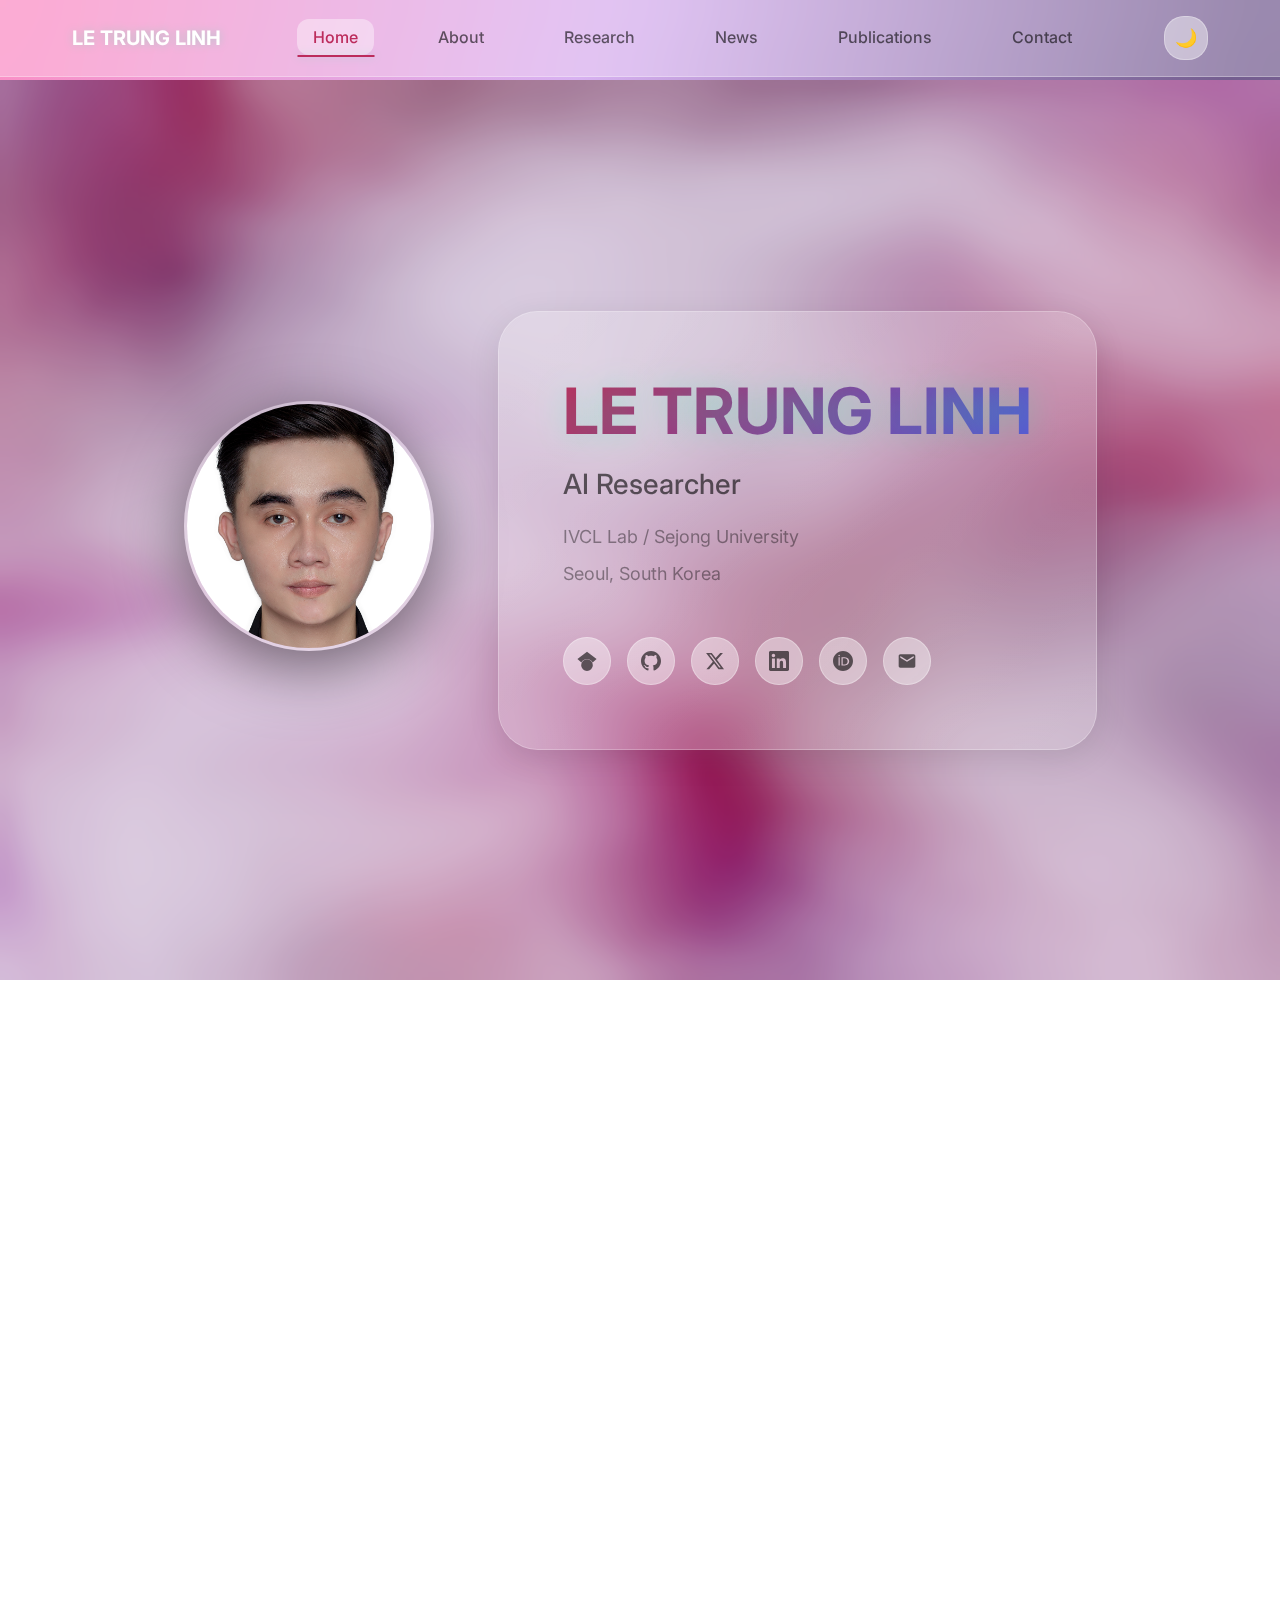
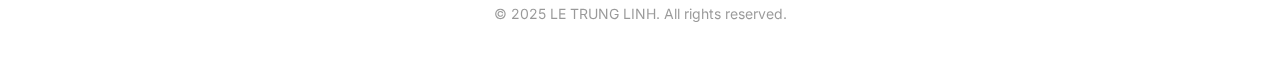
<file: index.html>
<!DOCTYPE html>
<html lang="en">
<head>
    <meta charset="UTF-8">
    <meta name="viewport" content="width=device-width, initial-scale=1.0">
    <title>LE TRUNG LINH - AI Researcher</title>
    <meta name="description" content="LE TRUNG LINH - AI Researcher at Your Lab / Institution. Research focus on Large Language Models, RL and Decision Making, Robustness / Safety / Interpretability.">
    <meta name="keywords" content="AI, Machine Learning, Research, LLMs, Safety, Interpretability">
    <meta name="author" content="LE TRUNG LINH">
    
    <!-- Open Graph -->
    <meta property="og:title" content="LE TRUNG LINH - AI Researcher">
    <meta property="og:description" content="AI Researcher at Your Lab / Institution. Research focus on Large Language Models, RL and Decision Making, Robustness / Safety / Interpretability.">
    <meta property="og:type" content="website">
    <meta property="og:url" content="https://YOURUSERNAME.github.io/">
    <meta property="og:image" content="https://YOURUSERNAME.github.io/img/profile.jpg">
    
    <!-- Twitter Card -->
    <meta name="twitter:card" content="summary">
    <meta name="twitter:title" content="LE TRUNG LINH - AI Researcher">
    <meta name="twitter:description" content="AI Researcher at Your Lab / Institution. Research focus on Large Language Models, RL and Decision Making, Robustness / Safety / Interpretability.">
    <meta name="twitter:image" content="https://YOURUSERNAME.github.io/img/profile.jpg">
    
    <!-- Canonical URL -->
    <link rel="canonical" href="https://YOURUSERNAME.github.io/">
    
    <!-- Favicon -->
    <link rel="icon" type="image/x-icon" href="data:image/svg+xml,<svg xmlns='http://www.w3.org/2000/svg' viewBox='0 0 100 100'><text y='.9em' font-size='90'>🎓</text></svg>">
    
    <!-- Styles -->
    <link rel="stylesheet" href="css/styles.css">
    
    <!-- Preload critical resources -->
    <link rel="preload" href="css/styles.css" as="style">
    <link rel="preload" href="js/main.js" as="script">
    <link rel="preload" href="img/profile.jpg" as="image">
    <link rel="preload" href="libs/three.r134.min.js" as="script">
    <link rel="preload" href="libs/vanta.fog.min.js" as="script">

    <!-- DNS Prefetch for external resources -->
    <link rel="dns-prefetch" href="//fonts.googleapis.com">
    <link rel="dns-prefetch" href="//fonts.gstatic.com">
</head>
<body>
    <!-- Skip to main content -->
    <!-- <a href="#main-content" class="skip-link">Skip to main content</a> -->
    
    <!-- Header -->
    <header class="header">
        <div class="container">
            <nav class="nav" role="navigation" aria-label="Main navigation">
                <div class="nav-brand">
                    <a href="/" class="nav-brand-link" aria-label="Home" id="nav-brand-name">LE TRUNG LINH</a>
                </div>
                <button class="nav-toggle" aria-label="Toggle navigation menu" aria-expanded="false">
                    <span>☰</span>
                </button>
                <ul class="nav-menu" role="menubar">
                    <li role="none"><a href="#home" class="nav-link" role="menuitem" aria-current="page">Home</a></li>
                    <li role="none"><a href="#about" class="nav-link" role="menuitem">About</a></li>
                    <li role="none"><a href="#research" class="nav-link" role="menuitem">Research</a></li>
                    <li role="none"><a href="#news" class="nav-link" role="menuitem">News</a></li>
                    <li role="none"><a href="pages/publications.html" class="nav-link" role="menuitem">Publications</a></li>
                    <li role="none"><a href="#contact" class="nav-link" role="menuitem">Contact</a></li>
                </ul>
                <button class="theme-toggle" aria-label="Toggle dark mode" title="Toggle dark mode">
                    <span class="theme-toggle-icon">🌙</span>
                </button>
            </nav>
        </div>
    </header>

    <!-- Main Content -->
    <main id="main-content" class="main">
        <!-- Hero Section -->
        <section class="hero" id="home">
            <div class="hero-background" id="hero-background"></div>
            <div class="container">
                <div class="hero-content">
                    <div class="hero-avatar">
                        <img src="img/profile.jpg" 
                             alt="Profile photo of LE TRUNG LINH, AI Researcher" 
                             class="avatar" 
                             id="profile-image"
                             width="208" 
                             height="208"
                             loading="eager">
                    </div>
                    <div class="hero-text">
                        <h1 class="hero-title" id="hero-name">LE TRUNG LINH</h1>
                        <p class="hero-subtitle" id="hero-title">AI Researcher</p>
                        <p class="hero-affiliation" id="hero-affiliation">Your Lab / Institution</p>
                        <p class="hero-location" id="hero-location">City, Country</p>
                        
                        <!-- Social Links -->
                        <div class="social-links">
                            <a href="https://scholar.google.com/citations?user=XXXX" class="social-link" aria-label="Google Scholar" title="Google Scholar">
                                <svg class="social-icon" viewBox="0 0 24 24" aria-hidden="true">
                                    <path d="M5.242 13.769L0.5 9.5 12 1l11.5 8.5-4.742 4.269C17.548 11.249 14.978 9.5 12 9.5c-2.977 0-5.548 1.748-6.758 4.269zM12 10a7 7 0 1 0 0 14 7 7 0 0 0 0-14z"/>
                                </svg>
                            </a>
                            <a href="https://github.com/YOURUSER" class="social-link" aria-label="GitHub" title="GitHub">
                                <svg class="social-icon" viewBox="0 0 24 24" aria-hidden="true">
                                    <path d="M12 0c-6.626 0-12 5.373-12 12 0 5.302 3.438 9.8 8.207 11.387.599.111.793-.261.793-.577v-2.234c-3.338.726-4.033-1.416-4.033-1.416-.546-1.387-1.333-1.756-1.333-1.756-1.089-.745.083-.729.083-.729 1.205.084 1.839 1.237 1.839 1.237 1.07 1.834 2.807 1.304 3.492.997.107-.775.418-1.305.762-1.604-2.665-.305-5.467-1.334-5.467-5.931 0-1.311.469-2.381 1.236-3.221-.124-.303-.535-1.524.117-3.176 0 0 1.008-.322 3.301 1.23.957-.266 1.983-.399 3.003-.404 1.02.005 2.047.138 3.006.404 2.291-1.552 3.297-1.23 3.297-1.23.653 1.653.242 2.874.118 3.176.77.84 1.235 1.911 1.235 3.221 0 4.609-2.807 5.624-5.479 5.921.43.372.823 1.102.823 2.222v3.293c0 .319.192.694.801.576 4.765-1.589 8.199-6.086 8.199-11.386 0-6.627-5.373-12-12-12z"/>
                                </svg>
                            </a>
                            <a href="https://twitter.com/YOURUSER" class="social-link" aria-label="X (Twitter)" title="X (Twitter)">
                                <svg class="social-icon" viewBox="0 0 24 24" aria-hidden="true">
                                    <path d="M18.244 2.25h3.308l-7.227 8.26 8.502 11.24H16.17l-5.214-6.817L4.99 21.75H1.68l7.73-8.835L1.254 2.25H8.08l4.713 6.231zm-1.161 17.52h1.833L7.084 4.126H5.117z"/>
                                </svg>
                            </a>
                            <a href="https://www.linkedin.com/in/YOURUSER" class="social-link" aria-label="LinkedIn" title="LinkedIn">
                                <svg class="social-icon" viewBox="0 0 24 24" aria-hidden="true">
                                    <path d="M20.447 20.452h-3.554v-5.569c0-1.328-.027-3.037-1.852-3.037-1.853 0-2.136 1.445-2.136 2.939v5.667H9.351V9h3.414v1.561h.046c.477-.9 1.637-1.85 3.37-1.85 3.601 0 4.267 2.37 4.267 5.455v6.286zM5.337 7.433c-1.144 0-2.063-.926-2.063-2.065 0-1.138.92-2.063 2.063-2.063 1.14 0 2.064.925 2.064 2.063 0 1.139-.925 2.065-2.064 2.065zm1.782 13.019H3.555V9h3.564v11.452zM22.225 0H1.771C.792 0 0 .774 0 1.729v20.542C0 23.227.792 24 1.771 24h20.451C23.2 24 24 23.227 24 22.271V1.729C24 .774 23.2 0 22.222 0h.003z"/>
                                </svg>
                            </a>
                            <a href="https://orcid.org/0000-0000-0000-0000" class="social-link" aria-label="ORCID" title="ORCID">
                                <svg class="social-icon" viewBox="0 0 24 24" aria-hidden="true">
                                    <path d="M12 0C5.372 0 0 5.372 0 12s5.372 12 12 12 12-5.372 12-12S18.628 0 12 0zM7.369 4.378c.525 0 .947.431.947.947s-.422.947-.947.947a.95.95 0 0 1-.947-.947c0-.525.422-.947.947-.947zm-.722 3.038h1.444v10.041H6.647V7.416zm3.562 0h3.9c3.712 0 5.344 2.653 5.344 5.025 0 2.578-2.016 5.025-5.325 5.025h-3.919V7.416zm1.444 1.303v7.444h2.297c2.359 0 3.588-1.444 3.588-3.722 0-2.016-1.091-3.722-3.588-3.722h-2.297z"/>
                                </svg>
                            </a>
                            <a href="mailto:you@example.com" class="social-link" aria-label="Email" title="Email">
                                <svg class="social-icon" viewBox="0 0 24 24" aria-hidden="true">
                                    <path d="M20 4H4c-1.1 0-1.99.9-1.99 2L2 18c0 1.1.9 2 2 2h16c1.1 0 2-.9 2-2V6c0-1.1-.9-2-2-2zm0 4l-8 5-8-5V6l8 5 8-5v2z"/>
                                </svg>
                            </a>
                        </div>
                    </div>
                </div>
            </div>
        </section>

        <!-- About Section -->
        <section class="section" id="about">
            <div class="container">
                <h2 class="section-title">About</h2>
                <div class="about-content">
                    <p id="about-text">Loading...</p>
                </div>
            </div>
        </section>

        <!-- Research Interests -->
        <section class="section" id="research">
            <div class="container">
                <h2 class="section-title">Research Interests</h2>
                <div class="interests-grid" id="interests-grid">
                    <!-- Populated by JavaScript -->
                </div>
            </div>
        </section>

        <!-- News Section -->
        <section class="section" id="news">
            <div class="container">
                <h2 class="section-title">News</h2>
                <div class="news-list" id="news-list">
                    <!-- Populated by JavaScript -->
                </div>
            </div>
        </section>

        <!-- Conference Highlights -->
        <section class="section">
            <div class="container">
                <h2 class="section-title">Conference Highlights</h2>
                <div class="carousel-container" 
                     role="region" 
                     aria-roledescription="carousel" 
                     aria-label="Conference highlights slideshow">
                    
                    <div class="carousel-viewport">
                        <div class="carousel-track" id="carousel-track">
                            
                            <figure class="carousel-slide active" 
                                    role="group" 
                                    aria-roledescription="slide" 
                                    aria-label="1 of 3">
                                <img src="img/conference/conference1.jpg" 
                                     alt="Presenting research at International Conference on Machine Learning (ICML 2024)"
                                     loading="lazy">
                                <figcaption class="carousel-caption">
                                    Presenting our latest research on Constitutional AI at ICML 2024
                                </figcaption>
                            </figure>

                            <figure class="carousel-slide" 
                                    role="group" 
                                    aria-roledescription="slide" 
                                    aria-label="2 of 3">
                                <img src="img/conference/conference2.jpg" 
                                     alt="Poster session at Conference on Neural Information Processing Systems (NeurIPS 2024)"
                                     loading="lazy">
                                <figcaption class="carousel-caption">
                                    Discussing multi-agent systems at NeurIPS 2024 poster session
                                </figcaption>
                            </figure>

                            <figure class="carousel-slide" 
                                    role="group" 
                                    aria-roledescription="slide" 
                                    aria-label="3 of 3">
                                <img src="img/conference/conference3.jpg" 
                                     alt="Keynote presentation at International Conference on Artificial Intelligence (IJCAI 2024)"
                                     loading="lazy">
                                <figcaption class="carousel-caption">
                                    Keynote on AI Safety and Interpretability at IJCAI 2024
                                </figcaption>
                            </figure>
                        </div>
                    </div>

                    <!-- Navigation Controls -->
                    <button class="carousel-btn carousel-btn-prev" 
                            aria-label="Previous slide" 
                            id="carousel-prev">
                        <span aria-hidden="true">‹</span>
                    </button>
                    
                    <button class="carousel-btn carousel-btn-next" 
                            aria-label="Next slide" 
                            id="carousel-next">
                        <span aria-hidden="true">›</span>
                    </button>

                    <!-- Slide Indicators -->
                    <div class="carousel-indicators" role="tablist" aria-label="Choose slide">
                        <button class="carousel-indicator active" 
                                role="tab" 
                                aria-label="Go to slide 1" 
                                aria-selected="true" 
                                data-slide="0"></button>
                        <button class="carousel-indicator" 
                                role="tab" 
                                aria-label="Go to slide 2" 
                                aria-selected="false" 
                                data-slide="1"></button>
                        <button class="carousel-indicator" 
                                role="tab" 
                                aria-label="Go to slide 3" 
                                aria-selected="false" 
                                data-slide="2"></button>
                    </div>

                    <!-- Screen Reader Only Announcements -->
                    <div class="carousel-announcer" aria-live="polite" aria-atomic="true" id="carousel-announcer"></div>
                </div>
            </div>
        </section>

        <!-- Publications -->
        <section class="section" id="publications">
            <div class="container">
                <h2 class="section-title">Publications</h2>
                <div class="publications-list" id="selected-publications">
                    <!-- Populated by JavaScript -->
                </div>
                <div class="text-center">
                    <a href="pages/publications.html" class="btn btn-primary">View All Publications</a>
                </div>
            </div>
        </section>

        <!-- Contact Section -->
        <section class="section" id="contact">
            <div class="container">
                <h2 class="section-title">Contact</h2>
                <div class="contact-info">
                    <p><strong>Email:</strong> <a href="mailto:you@example.com" id="contact-email">you@example.com</a></p>
                    <p><strong>Location:</strong> <span id="contact-location">City, Country</span></p>
                    <p><strong>Office:</strong> <span id="contact-affiliation">Your Lab / Institution</span></p>
                </div>
            </div>
        </section>
    </main>

    <!-- Footer -->
    <footer class="footer">
        <div class="container">
            <p>&copy; 2025 LE TRUNG LINH. All rights reserved.</p>
        </div>
    </footer>

    <!-- Scripts -->
    <script src="libs/three.r134.min.js"></script>
    <script src="libs/vanta.fog.min.js"></script>
    <script src="js/main.js"></script>
    
    <!-- Enhanced 3D Background with Error Handling -->
    <script>
        // Initialize Vanta.js background after DOM is loaded
        document.addEventListener('DOMContentLoaded', function() {
            // Check if required libraries are loaded
            if (typeof THREE === 'undefined' || typeof VANTA === 'undefined') {
                console.warn('3D background libraries not loaded, skipping background animation');
                return;
            }
            
            // Check for reduced motion preference
            if (window.matchMedia('(prefers-reduced-motion: reduce)').matches) {
                console.log('Reduced motion detected, skipping 3D background');
                return;
            }
            
            // Wait a bit for other scripts to load
            setTimeout(function() {
                try {
                    const vantaEffect = VANTA.FOG({
                        el: "#hero-background",
                        mouseControls: true,
                        touchControls: true,
                        gyroControls: false,
                        minHeight: 200.00,
                        minWidth: 200.00,
                        highlightColor: 0x7a6982,
                        midtoneColor: 0xaf0c3f,
                        lowlightColor: 0x8416c5,
                        baseColor: 0xddd0e6,
                        blurFactor: 0.7,
                        speed: 2.0,
                        zoom: 1.0
                    });
                    
                    // Handle window resize
                    window.addEventListener('resize', () => {
                        if (vantaEffect) {
                            vantaEffect.resize();
                        }
                    });
                    
                    // Clean up on page unload
                    window.addEventListener('beforeunload', () => {
                        if (vantaEffect) {
                            vantaEffect.destroy();
                        }
                    });
                    
                    console.log('3D background initialized successfully');
                } catch (error) {
                    console.error('Failed to initialize 3D background:', error);
                }
            }, 100);
        });
    </script>
</body>
</html>
</file>
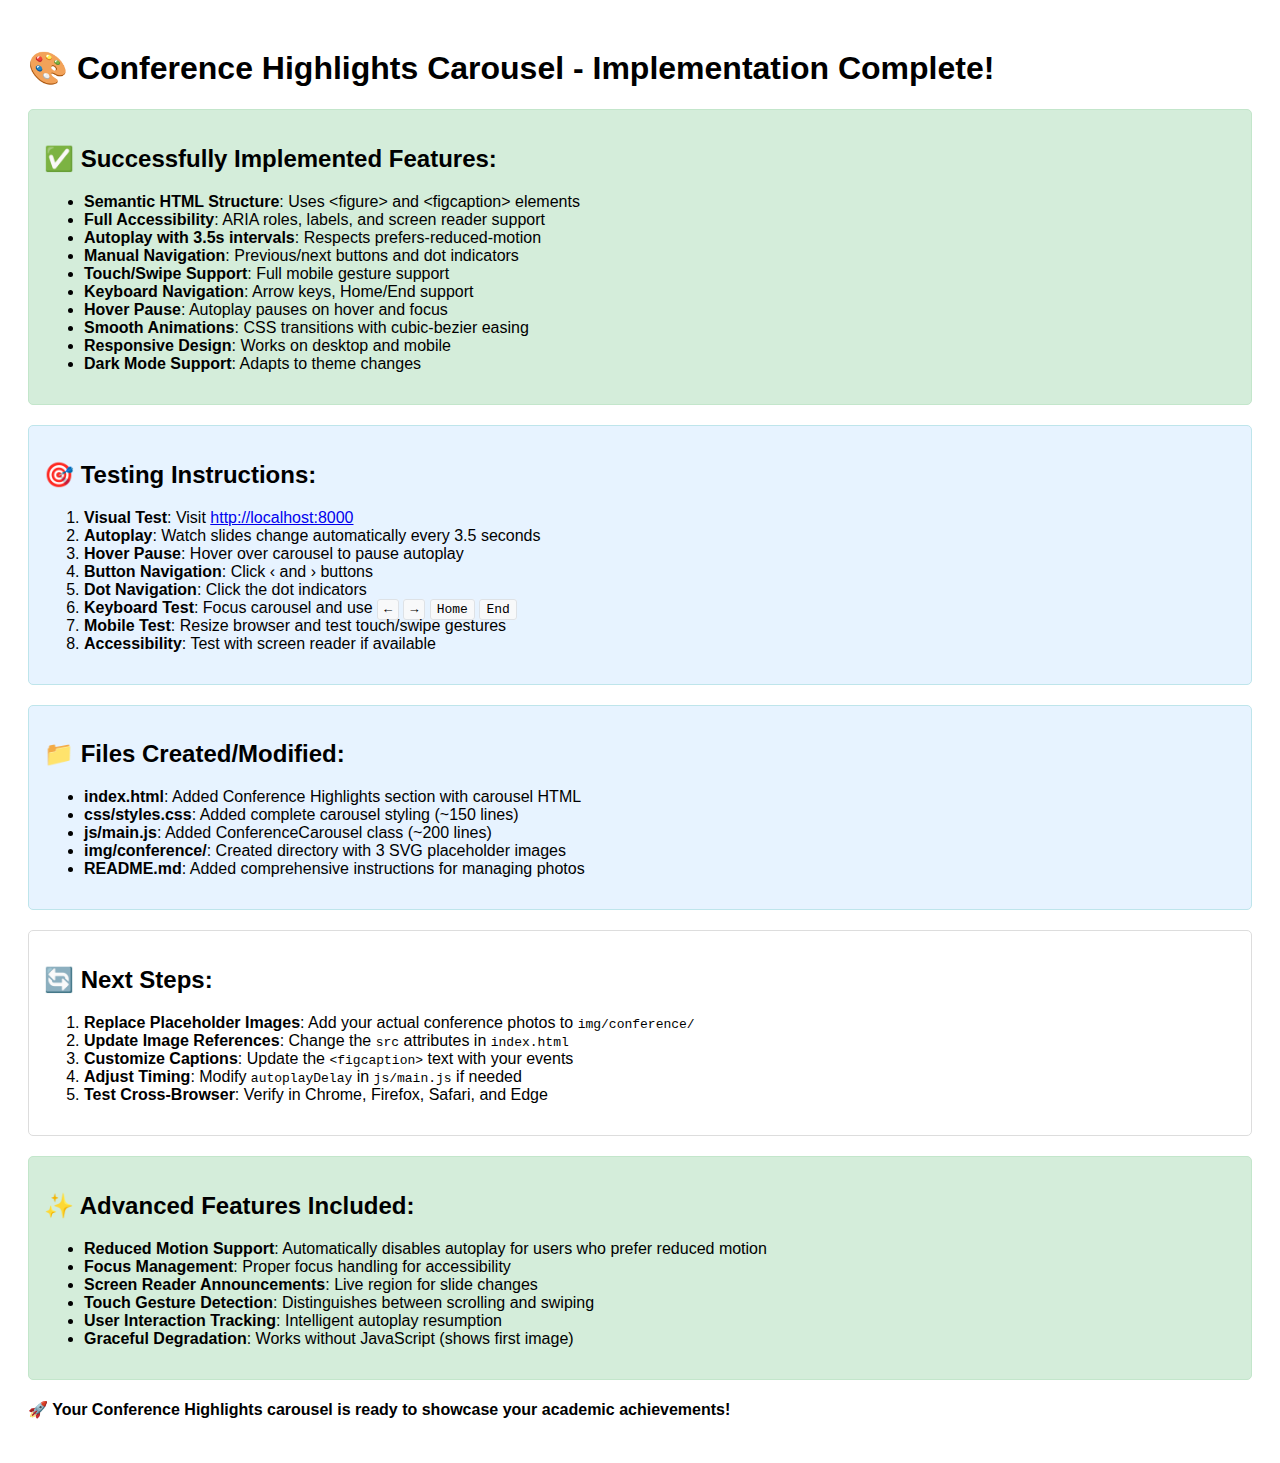
<file: carousel-test.html>
<!DOCTYPE html>
<html>
<head>
    <title>Conference Carousel Test</title>
    <style>
        body { font-family: Arial, sans-serif; padding: 20px; }
        .test-section { margin: 20px 0; padding: 15px; border: 1px solid #ddd; border-radius: 5px; }
        .success { background: #d4edda; border-color: #c3e6cb; }
        .info { background: #e7f3ff; border-color: #bee5eb; }
        kbd { background: #f8f9fa; padding: 2px 6px; border: 1px solid #dee2e6; border-radius: 3px; }
    </style>
</head>
<body>
    <h1>🎨 Conference Highlights Carousel - Implementation Complete!</h1>
    
    <div class="test-section success">
        <h2>✅ Successfully Implemented Features:</h2>
        <ul>
            <li><strong>Semantic HTML Structure</strong>: Uses &lt;figure&gt; and &lt;figcaption&gt; elements</li>
            <li><strong>Full Accessibility</strong>: ARIA roles, labels, and screen reader support</li>
            <li><strong>Autoplay with 3.5s intervals</strong>: Respects prefers-reduced-motion</li>
            <li><strong>Manual Navigation</strong>: Previous/next buttons and dot indicators</li>
            <li><strong>Touch/Swipe Support</strong>: Full mobile gesture support</li>
            <li><strong>Keyboard Navigation</strong>: Arrow keys, Home/End support</li>
            <li><strong>Hover Pause</strong>: Autoplay pauses on hover and focus</li>
            <li><strong>Smooth Animations</strong>: CSS transitions with cubic-bezier easing</li>
            <li><strong>Responsive Design</strong>: Works on desktop and mobile</li>
            <li><strong>Dark Mode Support</strong>: Adapts to theme changes</li>
        </ul>
    </div>

    <div class="test-section info">
        <h2>🎯 Testing Instructions:</h2>
        <ol>
            <li><strong>Visual Test</strong>: Visit <a href="http://localhost:8000">http://localhost:8000</a></li>
            <li><strong>Autoplay</strong>: Watch slides change automatically every 3.5 seconds</li>
            <li><strong>Hover Pause</strong>: Hover over carousel to pause autoplay</li>
            <li><strong>Button Navigation</strong>: Click ‹ and › buttons</li>
            <li><strong>Dot Navigation</strong>: Click the dot indicators</li>
            <li><strong>Keyboard Test</strong>: Focus carousel and use <kbd>←</kbd> <kbd>→</kbd> <kbd>Home</kbd> <kbd>End</kbd></li>
            <li><strong>Mobile Test</strong>: Resize browser and test touch/swipe gestures</li>
            <li><strong>Accessibility</strong>: Test with screen reader if available</li>
        </ol>
    </div>

    <div class="test-section info">
        <h2>📁 Files Created/Modified:</h2>
        <ul>
            <li><strong>index.html</strong>: Added Conference Highlights section with carousel HTML</li>
            <li><strong>css/styles.css</strong>: Added complete carousel styling (~150 lines)</li>
            <li><strong>js/main.js</strong>: Added ConferenceCarousel class (~200 lines)</li>
            <li><strong>img/conference/</strong>: Created directory with 3 SVG placeholder images</li>
            <li><strong>README.md</strong>: Added comprehensive instructions for managing photos</li>
        </ul>
    </div>

    <div class="test-section">
        <h2>🔄 Next Steps:</h2>
        <ol>
            <li><strong>Replace Placeholder Images</strong>: Add your actual conference photos to <code>img/conference/</code></li>
            <li><strong>Update Image References</strong>: Change the <code>src</code> attributes in <code>index.html</code></li>
            <li><strong>Customize Captions</strong>: Update the <code>&lt;figcaption&gt;</code> text with your events</li>
            <li><strong>Adjust Timing</strong>: Modify <code>autoplayDelay</code> in <code>js/main.js</code> if needed</li>
            <li><strong>Test Cross-Browser</strong>: Verify in Chrome, Firefox, Safari, and Edge</li>
        </ol>
    </div>

    <div class="test-section success">
        <h2>✨ Advanced Features Included:</h2>
        <ul>
            <li><strong>Reduced Motion Support</strong>: Automatically disables autoplay for users who prefer reduced motion</li>
            <li><strong>Focus Management</strong>: Proper focus handling for accessibility</li>
            <li><strong>Screen Reader Announcements</strong>: Live region for slide changes</li>
            <li><strong>Touch Gesture Detection</strong>: Distinguishes between scrolling and swiping</li>
            <li><strong>User Interaction Tracking</strong>: Intelligent autoplay resumption</li>
            <li><strong>Graceful Degradation</strong>: Works without JavaScript (shows first image)</li>
        </ul>
    </div>

    <p><strong>🚀 Your Conference Highlights carousel is ready to showcase your academic achievements!</strong></p>
</body>
</html>
</file>
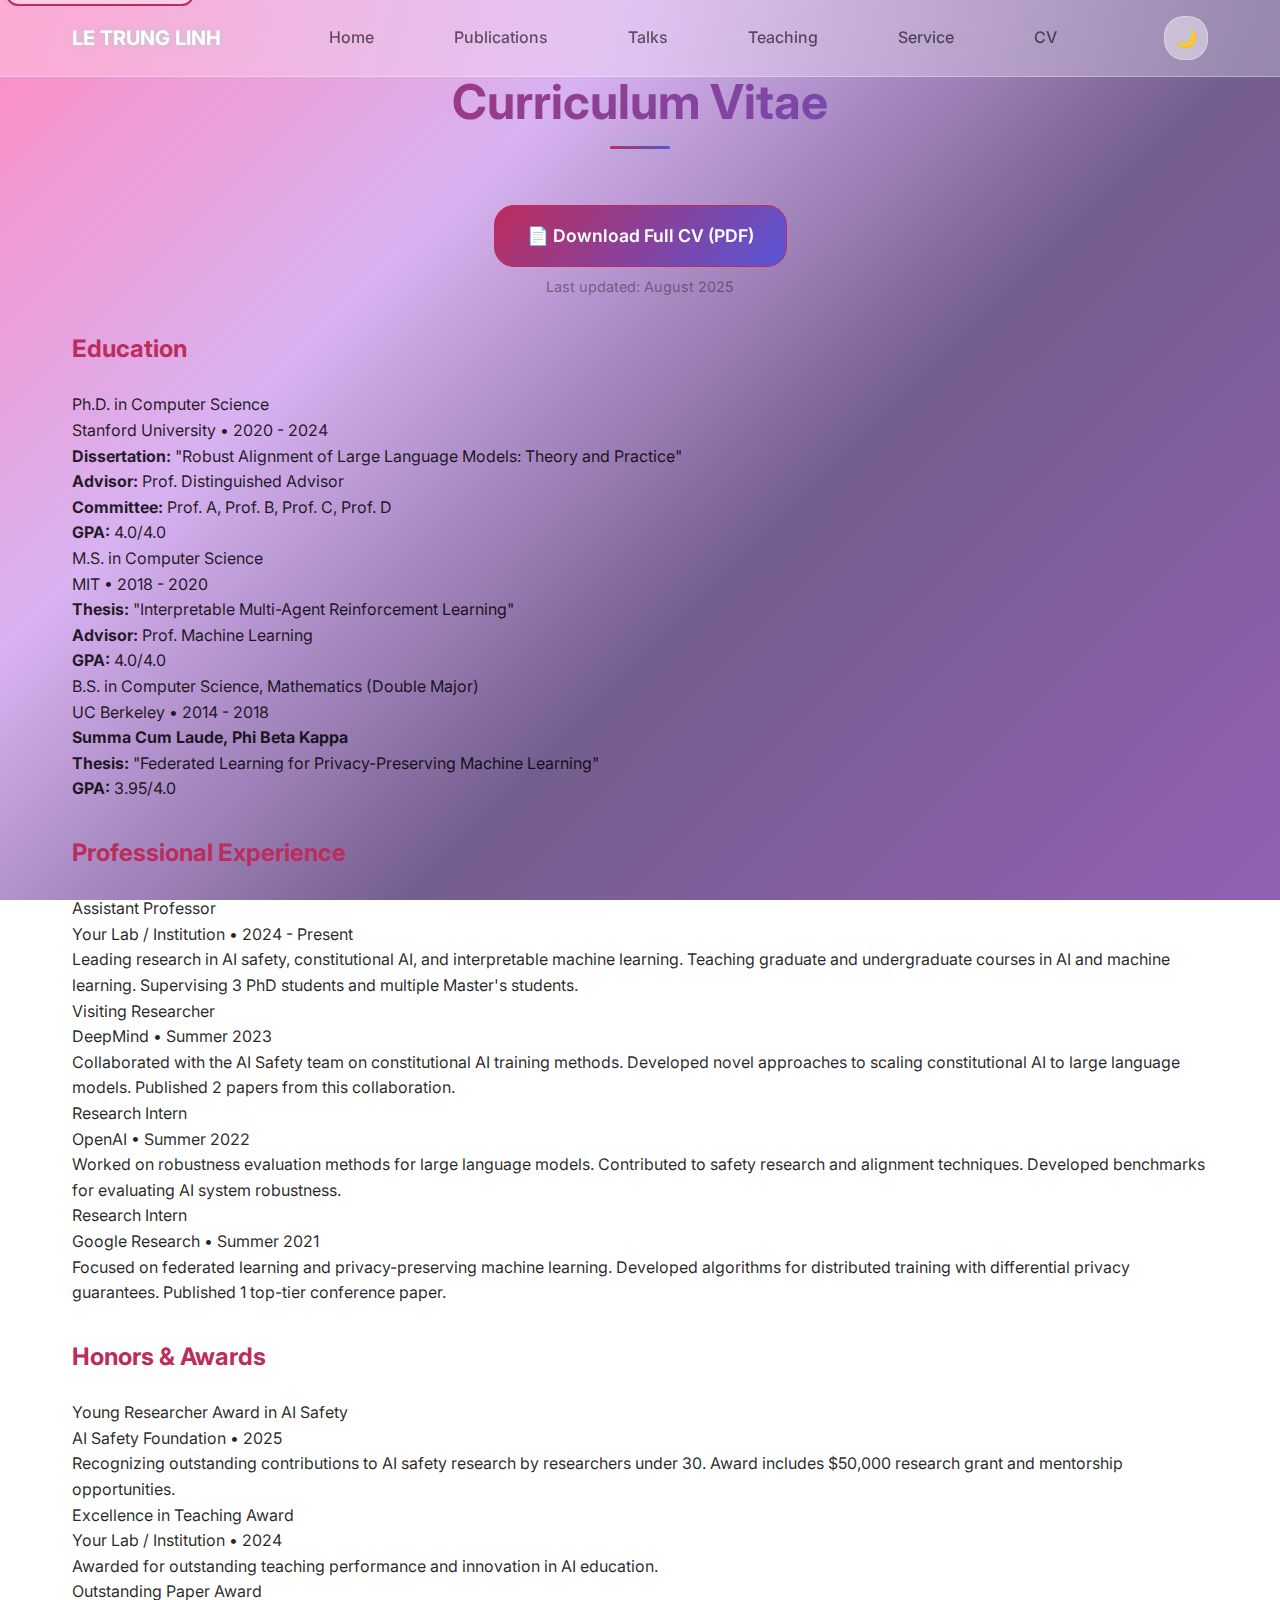
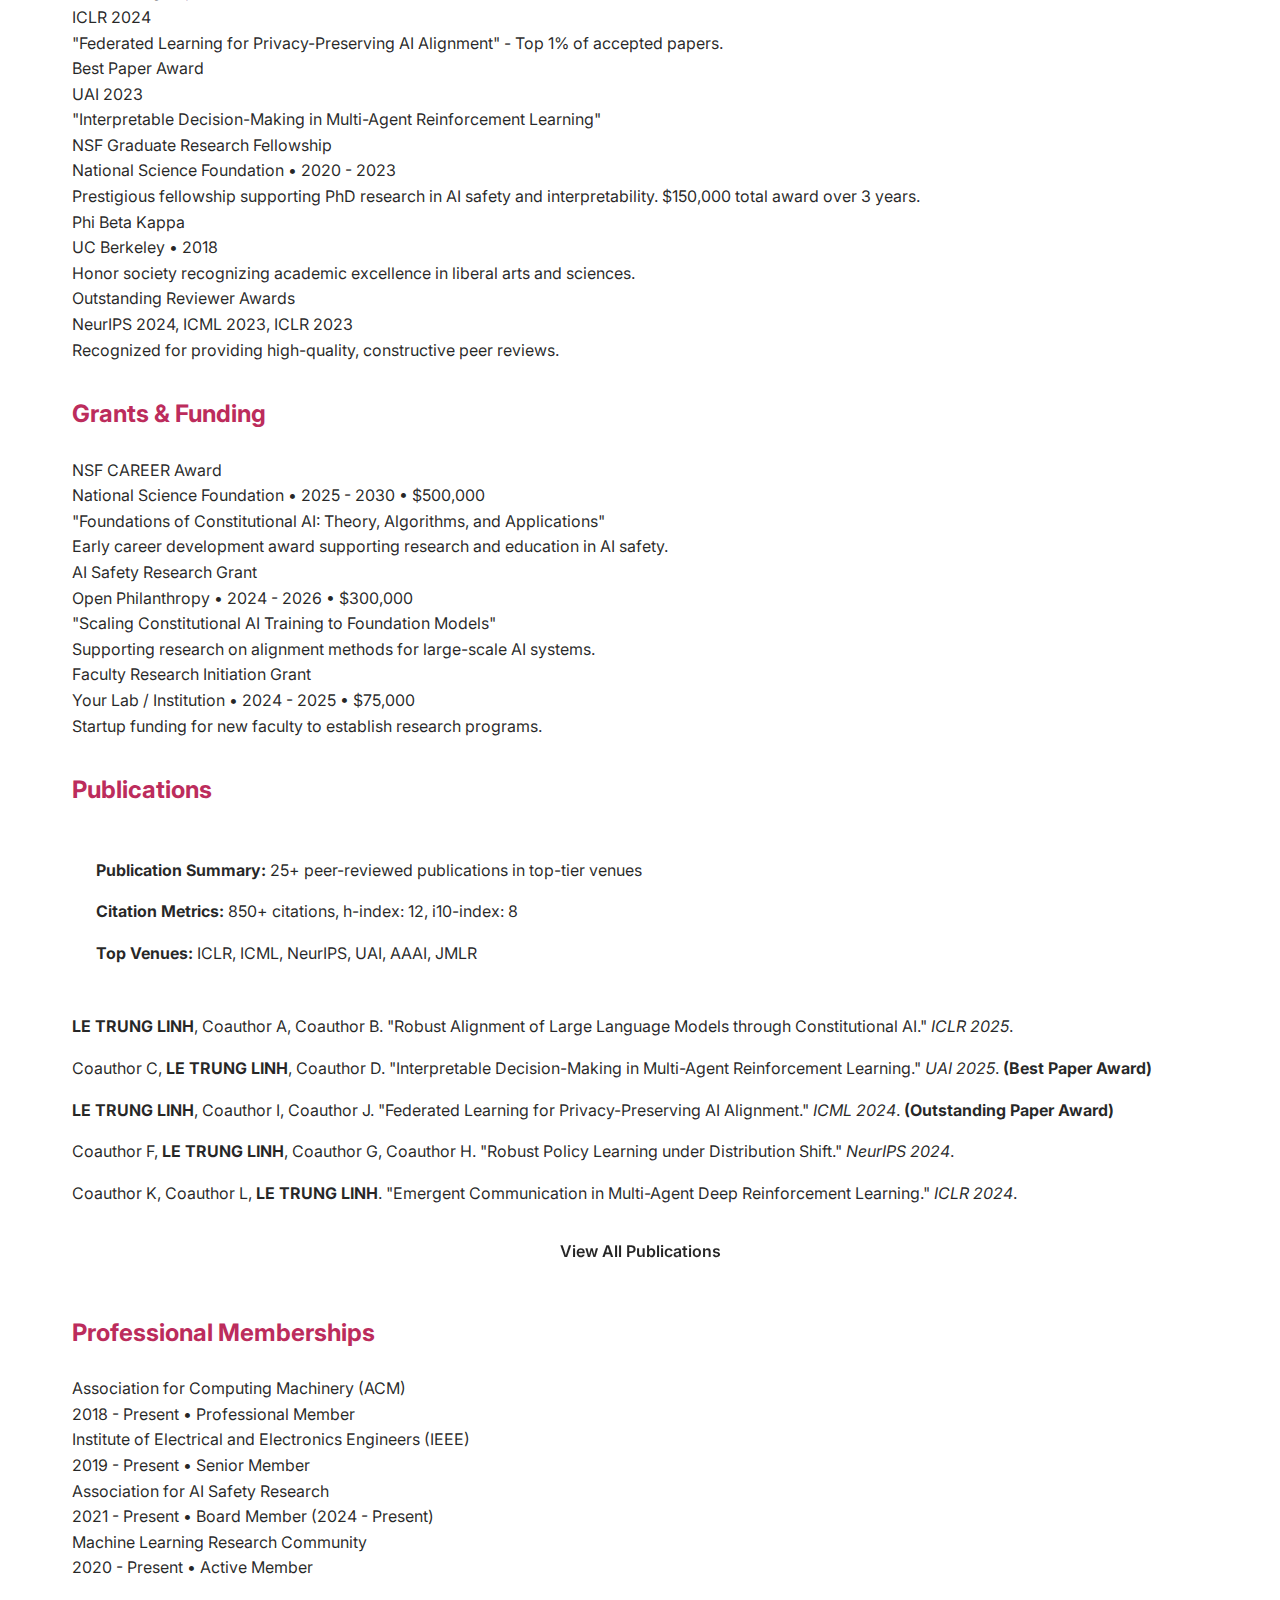
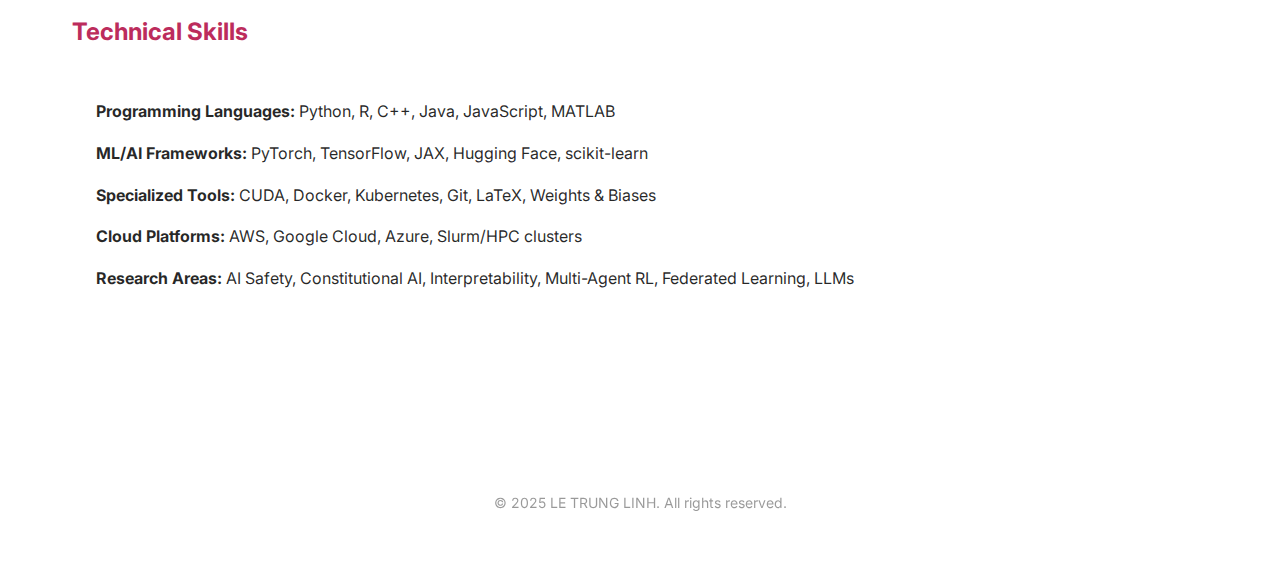
<file: pages/cv.html>
<!DOCTYPE html>
<html lang="en">
<head>
    <meta charset="UTF-8">
    <meta name="viewport" content="width=device-width, initial-scale=1.0">
    <title>CV - LE TRUNG LINH</title>
    <meta name="description" content="Curriculum Vitae of LE TRUNG LINH - AI Researcher with expertise in safety, interpretability, and large language models.">
    <meta name="keywords" content="CV, curriculum vitae, resume, AI researcher, academic CV">
    
    <!-- Open Graph -->
    <meta property="og:title" content="CV - LE TRUNG LINH">
    <meta property="og:description" content="Curriculum Vitae of AI researcher specializing in safety and interpretability.">
    <meta property="og:type" content="website">
    <meta property="og:url" content="https://YOURUSERNAME.github.io/pages/cv.html">
    
    <!-- Canonical URL -->
    <link rel="canonical" href="https://YOURUSERNAME.github.io/pages/cv.html">
    
    <!-- Favicon -->
    <link rel="icon" type="image/x-icon" href="data:image/svg+xml,<svg xmlns='http://www.w3.org/2000/svg' viewBox='0 0 100 100'><text y='.9em' font-size='90'>📄</text></svg>">
    
    <!-- Styles -->
    <link rel="stylesheet" href="../css/styles.css">
</head>
<body>
    <!-- Skip to main content -->
    <a href="#main-content" class="skip-link">Skip to main content</a>
    
    <!-- Header -->
    <header class="header">
        <div class="container">
            <nav class="nav" role="navigation" aria-label="Main navigation">
                <div class="nav-brand">
                    <a href="../" class="nav-brand-link" aria-label="Home">LE TRUNG LINH</a>
                </div>
                <ul class="nav-menu" role="menubar">
                    <li role="none"><a href="../" class="nav-link" role="menuitem">Home</a></li>
                    <li role="none"><a href="publications.html" class="nav-link" role="menuitem">Publications</a></li>
                    <li role="none"><a href="talks.html" class="nav-link" role="menuitem">Talks</a></li>
                    <li role="none"><a href="teaching.html" class="nav-link" role="menuitem">Teaching</a></li>
                    <li role="none"><a href="service.html" class="nav-link" role="menuitem">Service</a></li>
                    <li role="none"><a href="cv.html" class="nav-link" role="menuitem" aria-current="page">CV</a></li>
                </ul>
                <button class="theme-toggle" aria-label="Toggle dark mode" title="Toggle dark mode">
                    <span class="theme-toggle-icon">🌙</span>
                </button>
            </nav>
        </div>
    </header>

    <!-- Main Content -->
    <main id="main-content" class="main">
        <section class="section">
            <div class="container">
                <h1 class="section-title">Curriculum Vitae</h1>
                
                <div style="text-align: center; margin-bottom: 2rem;">
                    <a href="../files/cv.pdf" class="btn btn-primary" style="font-size: 1.1rem; padding: 1rem 2rem;">
                        📄 Download Full CV (PDF)
                    </a>
                    <p style="margin-top: 0.5rem; color: var(--text-muted); font-size: 0.9rem;">
                        Last updated: August 2025
                    </p>
                </div>
                
                <div class="simple-list">
                    <h2 style="margin-bottom: 1.5rem; color: var(--primary-color);">Education</h2>
                    <ul style="list-style: none;">
                        <li>
                            <div class="list-item-title">Ph.D. in Computer Science</div>
                            <div class="list-item-meta">Stanford University • 2020 - 2024</div>
                            <div class="list-item-description">
                                <strong>Dissertation:</strong> "Robust Alignment of Large Language Models: Theory and Practice"
                                <br>
                                <strong>Advisor:</strong> Prof. Distinguished Advisor
                                <br>
                                <strong>Committee:</strong> Prof. A, Prof. B, Prof. C, Prof. D
                                <br>
                                <strong>GPA:</strong> 4.0/4.0
                            </div>
                        </li>
                        
                        <li>
                            <div class="list-item-title">M.S. in Computer Science</div>
                            <div class="list-item-meta">MIT • 2018 - 2020</div>
                            <div class="list-item-description">
                                <strong>Thesis:</strong> "Interpretable Multi-Agent Reinforcement Learning"
                                <br>
                                <strong>Advisor:</strong> Prof. Machine Learning
                                <br>
                                <strong>GPA:</strong> 4.0/4.0
                            </div>
                        </li>
                        
                        <li>
                            <div class="list-item-title">B.S. in Computer Science, Mathematics (Double Major)</div>
                            <div class="list-item-meta">UC Berkeley • 2014 - 2018</div>
                            <div class="list-item-description">
                                <strong>Summa Cum Laude, Phi Beta Kappa</strong>
                                <br>
                                <strong>Thesis:</strong> "Federated Learning for Privacy-Preserving Machine Learning"
                                <br>
                                <strong>GPA:</strong> 3.95/4.0
                            </div>
                        </li>
                    </ul>
                    
                    <h2 style="margin: 2rem 0 1.5rem; color: var(--primary-color);">Professional Experience</h2>
                    <ul style="list-style: none;">
                        <li>
                            <div class="list-item-title">Assistant Professor</div>
                            <div class="list-item-meta">Your Lab / Institution • 2024 - Present</div>
                            <div class="list-item-description">
                                Leading research in AI safety, constitutional AI, and interpretable machine learning. 
                                Teaching graduate and undergraduate courses in AI and machine learning. 
                                Supervising 3 PhD students and multiple Master's students.
                            </div>
                        </li>
                        
                        <li>
                            <div class="list-item-title">Visiting Researcher</div>
                            <div class="list-item-meta">DeepMind • Summer 2023</div>
                            <div class="list-item-description">
                                Collaborated with the AI Safety team on constitutional AI training methods. 
                                Developed novel approaches to scaling constitutional AI to large language models. 
                                Published 2 papers from this collaboration.
                            </div>
                        </li>
                        
                        <li>
                            <div class="list-item-title">Research Intern</div>
                            <div class="list-item-meta">OpenAI • Summer 2022</div>
                            <div class="list-item-description">
                                Worked on robustness evaluation methods for large language models. 
                                Contributed to safety research and alignment techniques. 
                                Developed benchmarks for evaluating AI system robustness.
                            </div>
                        </li>
                        
                        <li>
                            <div class="list-item-title">Research Intern</div>
                            <div class="list-item-meta">Google Research • Summer 2021</div>
                            <div class="list-item-description">
                                Focused on federated learning and privacy-preserving machine learning. 
                                Developed algorithms for distributed training with differential privacy guarantees. 
                                Published 1 top-tier conference paper.
                            </div>
                        </li>
                    </ul>
                    
                    <h2 style="margin: 2rem 0 1.5rem; color: var(--primary-color);">Honors & Awards</h2>
                    <ul style="list-style: none;">
                        <li>
                            <div class="list-item-title">Young Researcher Award in AI Safety</div>
                            <div class="list-item-meta">AI Safety Foundation • 2025</div>
                            <div class="list-item-description">
                                Recognizing outstanding contributions to AI safety research by researchers under 30.
                                Award includes $50,000 research grant and mentorship opportunities.
                            </div>
                        </li>
                        
                        <li>
                            <div class="list-item-title">Excellence in Teaching Award</div>
                            <div class="list-item-meta">Your Lab / Institution • 2024</div>
                            <div class="list-item-description">
                                Awarded for outstanding teaching performance and innovation in AI education.
                            </div>
                        </li>
                        
                        <li>
                            <div class="list-item-title">Outstanding Paper Award</div>
                            <div class="list-item-meta">ICLR 2024</div>
                            <div class="list-item-description">
                                "Federated Learning for Privacy-Preserving AI Alignment" - Top 1% of accepted papers.
                            </div>
                        </li>
                        
                        <li>
                            <div class="list-item-title">Best Paper Award</div>
                            <div class="list-item-meta">UAI 2023</div>
                            <div class="list-item-description">
                                "Interpretable Decision-Making in Multi-Agent Reinforcement Learning"
                            </div>
                        </li>
                        
                        <li>
                            <div class="list-item-title">NSF Graduate Research Fellowship</div>
                            <div class="list-item-meta">National Science Foundation • 2020 - 2023</div>
                            <div class="list-item-description">
                                Prestigious fellowship supporting PhD research in AI safety and interpretability.
                                $150,000 total award over 3 years.
                            </div>
                        </li>
                        
                        <li>
                            <div class="list-item-title">Phi Beta Kappa</div>
                            <div class="list-item-meta">UC Berkeley • 2018</div>
                            <div class="list-item-description">
                                Honor society recognizing academic excellence in liberal arts and sciences.
                            </div>
                        </li>
                        
                        <li>
                            <div class="list-item-title">Outstanding Reviewer Awards</div>
                            <div class="list-item-meta">NeurIPS 2024, ICML 2023, ICLR 2023</div>
                            <div class="list-item-description">
                                Recognized for providing high-quality, constructive peer reviews.
                            </div>
                        </li>
                    </ul>
                    
                    <h2 style="margin: 2rem 0 1.5rem; color: var(--primary-color);">Grants & Funding</h2>
                    <ul style="list-style: none;">
                        <li>
                            <div class="list-item-title">NSF CAREER Award</div>
                            <div class="list-item-meta">National Science Foundation • 2025 - 2030 • $500,000</div>
                            <div class="list-item-description">
                                "Foundations of Constitutional AI: Theory, Algorithms, and Applications"
                                <br>
                                Early career development award supporting research and education in AI safety.
                            </div>
                        </li>
                        
                        <li>
                            <div class="list-item-title">AI Safety Research Grant</div>
                            <div class="list-item-meta">Open Philanthropy • 2024 - 2026 • $300,000</div>
                            <div class="list-item-description">
                                "Scaling Constitutional AI Training to Foundation Models"
                                <br>
                                Supporting research on alignment methods for large-scale AI systems.
                            </div>
                        </li>
                        
                        <li>
                            <div class="list-item-title">Faculty Research Initiation Grant</div>
                            <div class="list-item-meta">Your Lab / Institution • 2024 - 2025 • $75,000</div>
                            <div class="list-item-description">
                                Startup funding for new faculty to establish research programs.
                            </div>
                        </li>
                    </ul>
                    
                    <h2 style="margin: 2rem 0 1.5rem; color: var(--primary-color);">Publications</h2>
                    <div style="background: var(--bg-secondary); padding: 1.5rem; border-radius: var(--radius); margin-bottom: 1.5rem;">
                        <p style="margin-bottom: 1rem;">
                            <strong>Publication Summary:</strong> 25+ peer-reviewed publications in top-tier venues
                        </p>
                        <p style="margin-bottom: 1rem;">
                            <strong>Citation Metrics:</strong> 850+ citations, h-index: 12, i10-index: 8
                        </p>
                        <p>
                            <strong>Top Venues:</strong> ICLR, ICML, NeurIPS, UAI, AAAI, JMLR
                        </p>
                    </div>
                    
                    <ul style="list-style: none;">
                        <li>
                            <div class="list-item-description" style="margin-bottom: 1rem;">
                                <strong>LE TRUNG LINH</strong>, Coauthor A, Coauthor B. "Robust Alignment of Large Language Models through Constitutional AI." <em>ICLR 2025</em>.
                            </div>
                        </li>
                        
                        <li>
                            <div class="list-item-description" style="margin-bottom: 1rem;">
                                Coauthor C, <strong>LE TRUNG LINH</strong>, Coauthor D. "Interpretable Decision-Making in Multi-Agent Reinforcement Learning." <em>UAI 2025</em>. <strong>(Best Paper Award)</strong>
                            </div>
                        </li>
                        
                        <li>
                            <div class="list-item-description" style="margin-bottom: 1rem;">
                                <strong>LE TRUNG LINH</strong>, Coauthor I, Coauthor J. "Federated Learning for Privacy-Preserving AI Alignment." <em>ICML 2024</em>. <strong>(Outstanding Paper Award)</strong>
                            </div>
                        </li>
                        
                        <li>
                            <div class="list-item-description" style="margin-bottom: 1rem;">
                                Coauthor F, <strong>LE TRUNG LINH</strong>, Coauthor G, Coauthor H. "Robust Policy Learning under Distribution Shift." <em>NeurIPS 2024</em>.
                            </div>
                        </li>
                        
                        <li>
                            <div class="list-item-description" style="margin-bottom: 1rem;">
                                Coauthor K, Coauthor L, <strong>LE TRUNG LINH</strong>. "Emergent Communication in Multi-Agent Deep Reinforcement Learning." <em>ICLR 2024</em>.
                            </div>
                        </li>
                    </ul>
                    <div style="text-align: center; margin-top: 1rem;">
                        <a href="publications.html" class="btn btn-secondary">View All Publications</a>
                    </div>
                    
                    <h2 style="margin: 2rem 0 1.5rem; color: var(--primary-color);">Professional Memberships</h2>
                    <ul style="list-style: none;">
                        <li>
                            <div class="list-item-title">Association for Computing Machinery (ACM)</div>
                            <div class="list-item-meta">2018 - Present • Professional Member</div>
                        </li>
                        
                        <li>
                            <div class="list-item-title">Institute of Electrical and Electronics Engineers (IEEE)</div>
                            <div class="list-item-meta">2019 - Present • Senior Member</div>
                        </li>
                        
                        <li>
                            <div class="list-item-title">Association for AI Safety Research</div>
                            <div class="list-item-meta">2021 - Present • Board Member (2024 - Present)</div>
                        </li>
                        
                        <li>
                            <div class="list-item-title">Machine Learning Research Community</div>
                            <div class="list-item-meta">2020 - Present • Active Member</div>
                        </li>
                    </ul>
                    
                    <h2 style="margin: 2rem 0 1.5rem; color: var(--primary-color);">Technical Skills</h2>
                    <div style="background: var(--bg-secondary); padding: 1.5rem; border-radius: var(--radius);">
                        <div style="margin-bottom: 1rem;">
                            <strong>Programming Languages:</strong> Python, R, C++, Java, JavaScript, MATLAB
                        </div>
                        <div style="margin-bottom: 1rem;">
                            <strong>ML/AI Frameworks:</strong> PyTorch, TensorFlow, JAX, Hugging Face, scikit-learn
                        </div>
                        <div style="margin-bottom: 1rem;">
                            <strong>Specialized Tools:</strong> CUDA, Docker, Kubernetes, Git, LaTeX, Weights & Biases
                        </div>
                        <div style="margin-bottom: 1rem;">
                            <strong>Cloud Platforms:</strong> AWS, Google Cloud, Azure, Slurm/HPC clusters
                        </div>
                        <div>
                            <strong>Research Areas:</strong> AI Safety, Constitutional AI, Interpretability, Multi-Agent RL, Federated Learning, LLMs
                        </div>
                    </div>
                </div>
            </div>
        </section>
    </main>

    <!-- Footer -->
    <footer class="footer">
        <div class="container">
            <p>&copy; 2025 LE TRUNG LINH. All rights reserved.</p>
        </div>
    </footer>

    <!-- Scripts -->
    <script src="../js/main.js"></script>
</body>
</html>
</file>
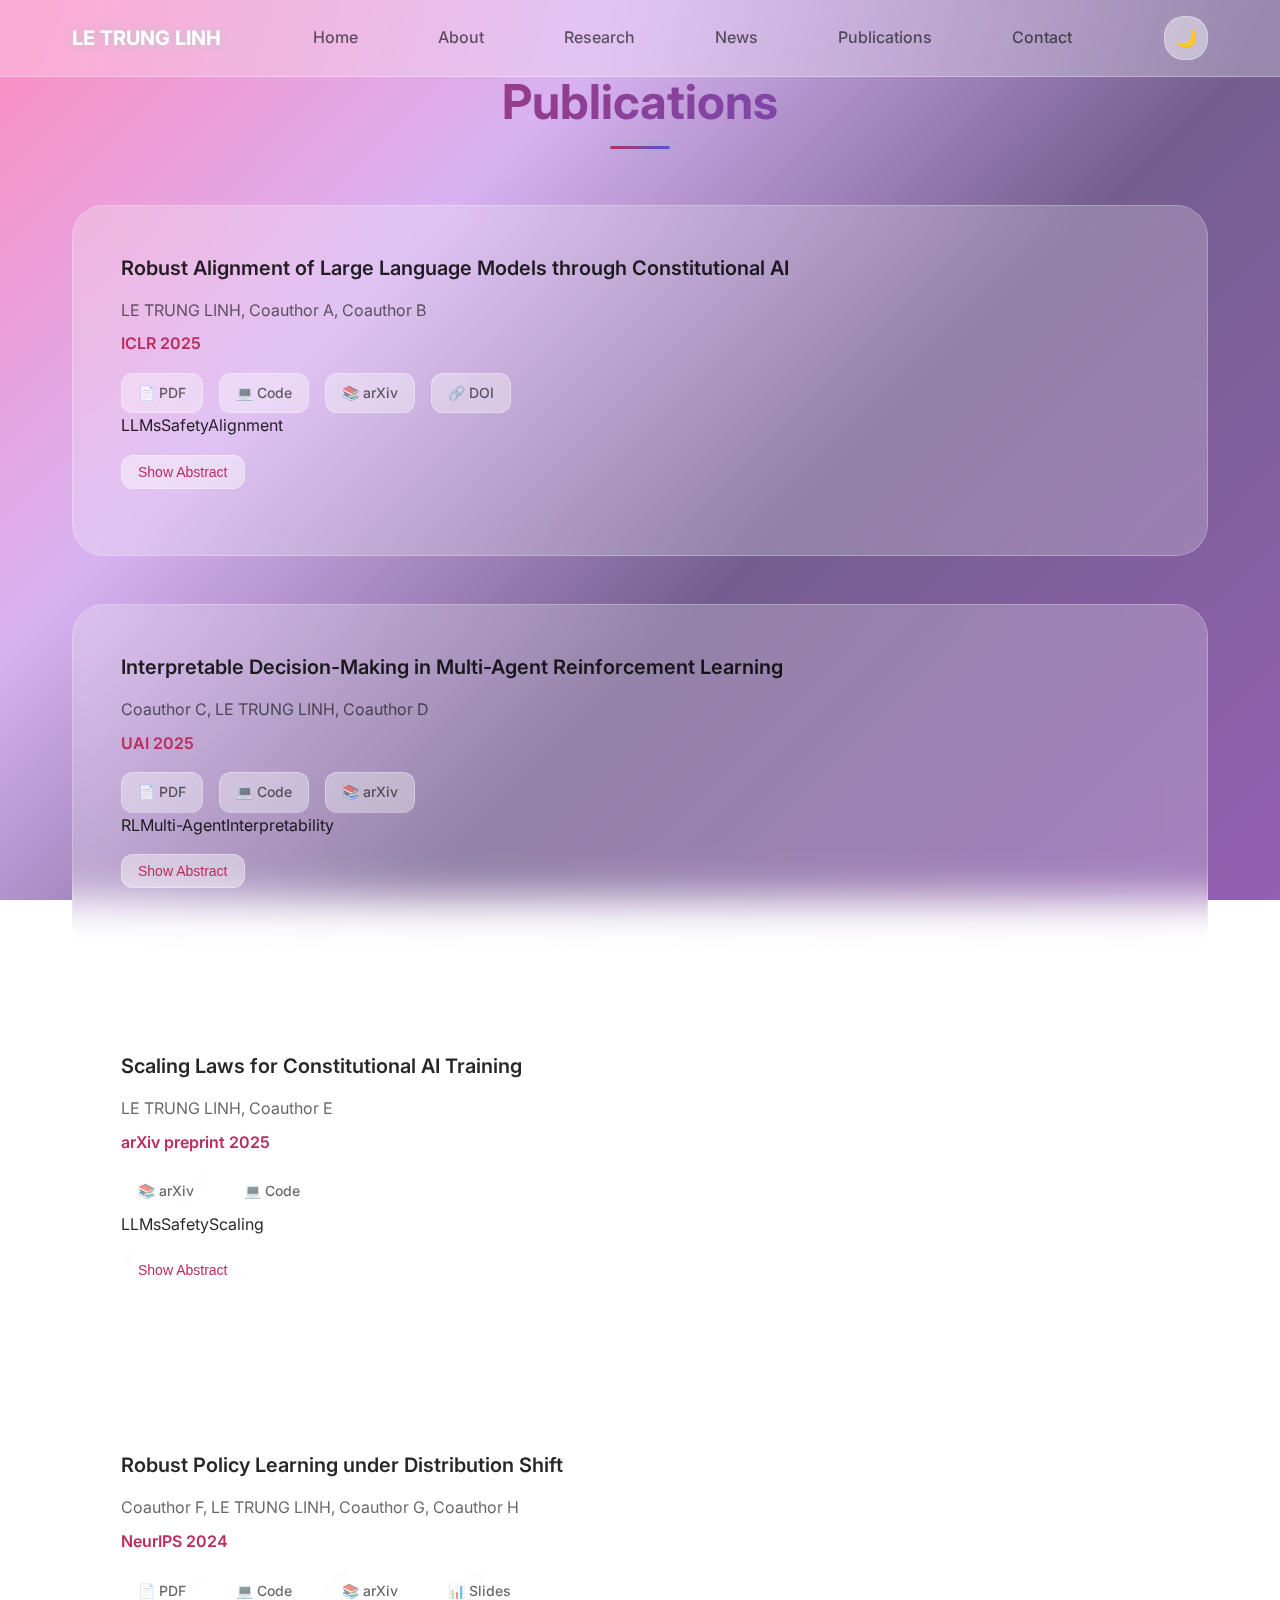
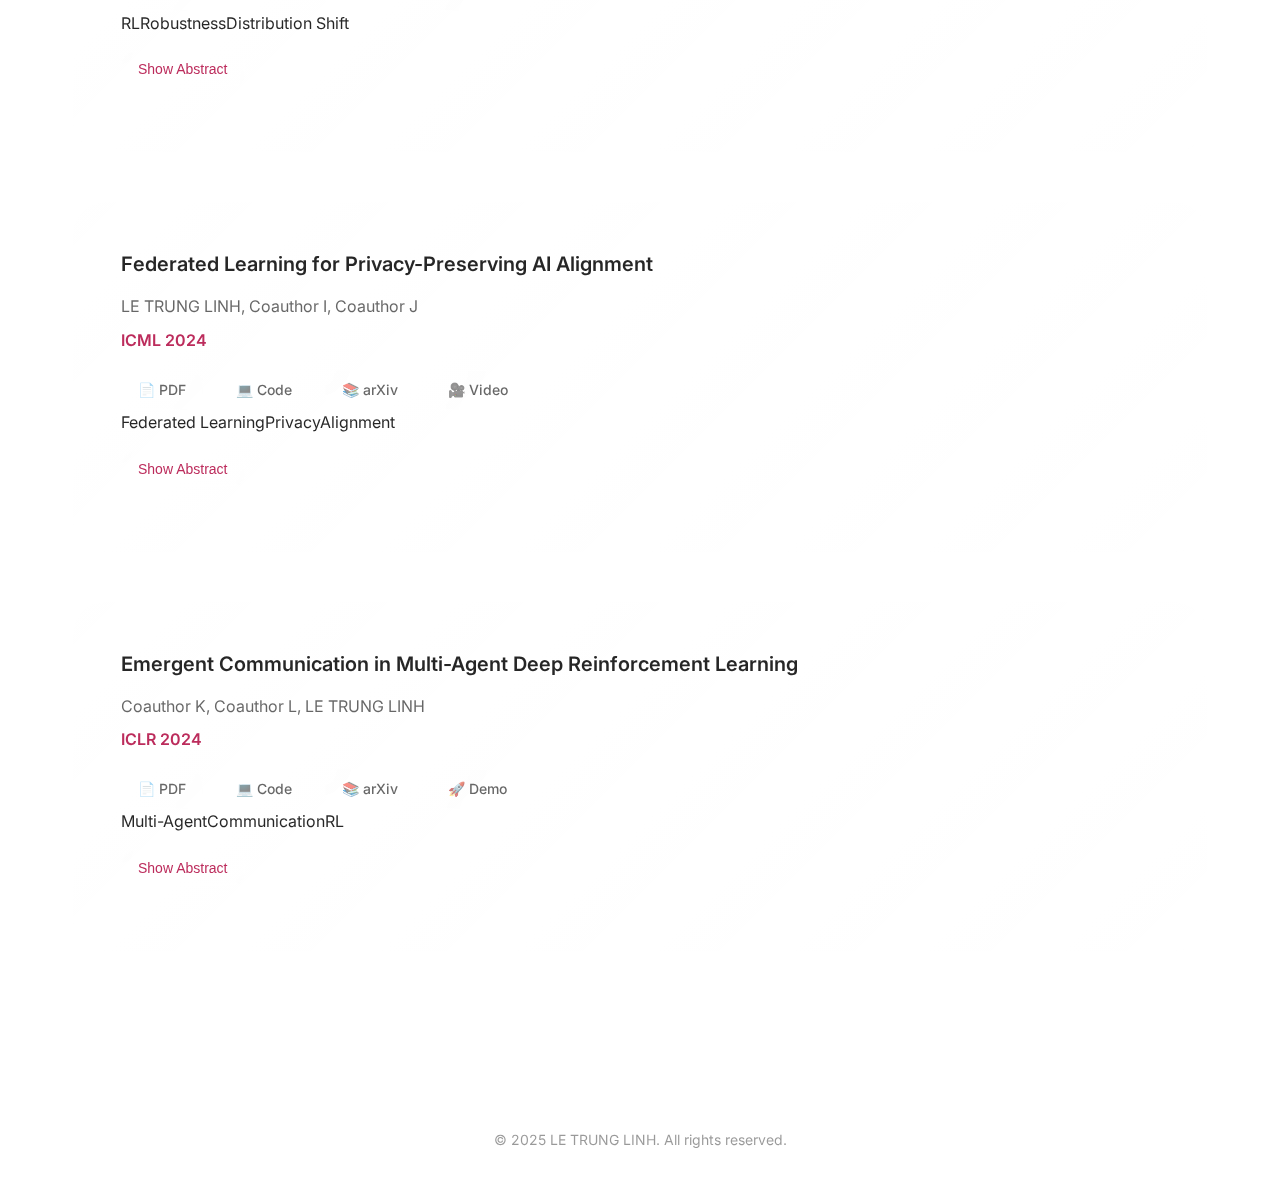
<file: pages/publications.html>
<!DOCTYPE html>
<html lang="en">
<head>
    <meta charset="UTF-8">
    <meta name="viewport" content="width=device-width, initial-scale=1.0">
    <title>Publications - LE TRUNG LINH</title>
    <meta name="description" content="Complete list of publications by LE TRUNG LINH - AI Researcher specializing in Large Language Models, Safety, and Interpretability.">
    <meta name="keywords" content="AI research papers, publications, LLMs, safety, interpretability, machine learning">
    
    <!-- Open Graph -->
    <meta property="og:title" content="Publications - LE TRUNG LINH">
    <meta property="og:description" content="Complete list of AI research publications focusing on safety, interpretability, and large language models.">
    <meta property="og:type" content="website">
    <meta property="og:url" content="https://YOURUSERNAME.github.io/pages/publications.html">
    
    <!-- Canonical URL -->
    <link rel="canonical" href="https://YOURUSERNAME.github.io/pages/publications.html">
    
    <!-- Favicon -->
    <link rel="icon" type="image/x-icon" href="data:image/svg+xml,<svg xmlns='http://www.w3.org/2000/svg' viewBox='0 0 100 100'><text y='.9em' font-size='90'>📚</text></svg>">
    
    <!-- Styles -->
    <link rel="stylesheet" href="../css/styles.css">
</head>
<body>
    <!-- Skip to main content -->
    <!-- <a href="#main-content" class="skip-link">Skip to main content</a> -->
    
    <!-- Update the navigation in publications.html -->
    <header class="header">
        <div class="container">
            <nav class="nav" role="navigation" aria-label="Main navigation">
                <div class="nav-brand">
                    <a href="../index.html" class="nav-brand-link" aria-label="Home" id="nav-brand-name">LE TRUNG LINH</a>
                </div>
                <button class="nav-toggle" aria-label="Toggle navigation menu" aria-expanded="false">
                    <span>☰</span>
                </button>
                <ul class="nav-menu" role="menubar">
                    <li role="none"><a href="../index.html#home" class="nav-link" role="menuitem">Home</a></li>
                    <li role="none"><a href="../index.html#about" class="nav-link" role="menuitem">About</a></li>
                    <li role="none"><a href="../index.html#research" class="nav-link" role="menuitem">Research</a></li>
                    <li role="none"><a href="../index.html#news" class="nav-link" role="menuitem">News</a></li>
                    <li role="none"><a href="publications.html" class="nav-link" role="menuitem" aria-current="page">Publications</a></li>
                    <li role="none"><a href="../index.html#contact" class="nav-link" role="menuitem">Contact</a></li>
                </ul>
                <button class="theme-toggle" aria-label="Toggle dark mode" title="Toggle dark mode">
                    <span class="theme-toggle-icon">🌙</span>
                </button>
            </nav>
        </div>
    </header>

    <!-- Main Content -->
    <main id="main-content" class="main">
        <section class="section">
            <div class="container">
                <h1 class="section-title">Publications</h1>
                
                <!-- Search and Filters with Glass Styling -->
                <!-- <div class="search-filters glass-card">
                    <input 
                        type="text" 
                        id="search-input" 
                        class="search-input" 
                        placeholder="Search publications by title, author, venue, or tags..."
                        aria-label="Search publications"
                    >
                    
                    <div class="filters">
                        <div class="filter-group">
                            <label for="year-filter" class="filter-label">Year</label>
                            <select id="year-filter" class="filter-select" aria-label="Filter by year">
                                <option value="">All Years</option>
                            </select>
                        </div>
                        
                        <div class="filter-group">
                            <label for="tag-filter" class="filter-label">Topic</label>
                            <select id="tag-filter" class="filter-select" aria-label="Filter by topic">
                                <option value="">All Topics</option>
                            </select>
                        </div>
                    </div>
                </div> -->

                <!-- Publications List -->
                <div id="publications-list" class="publications-list">
                    <!-- Populated by JavaScript -->
                    <div class="loading-container glass-card">
                        <div class="spinner"></div>
                        <p>Loading publications...</p>
                    </div>
                </div>
            </div>
        </section>
    </main>

    <!-- Footer -->
    <footer class="footer">
        <div class="container">
            <p>&copy; 2025 LE TRUNG LINH. All rights reserved.</p>
        </div>
    </footer>

    <!-- Scripts -->
    <script src="../js/main.js"></script>
</body>
</html>
</file>
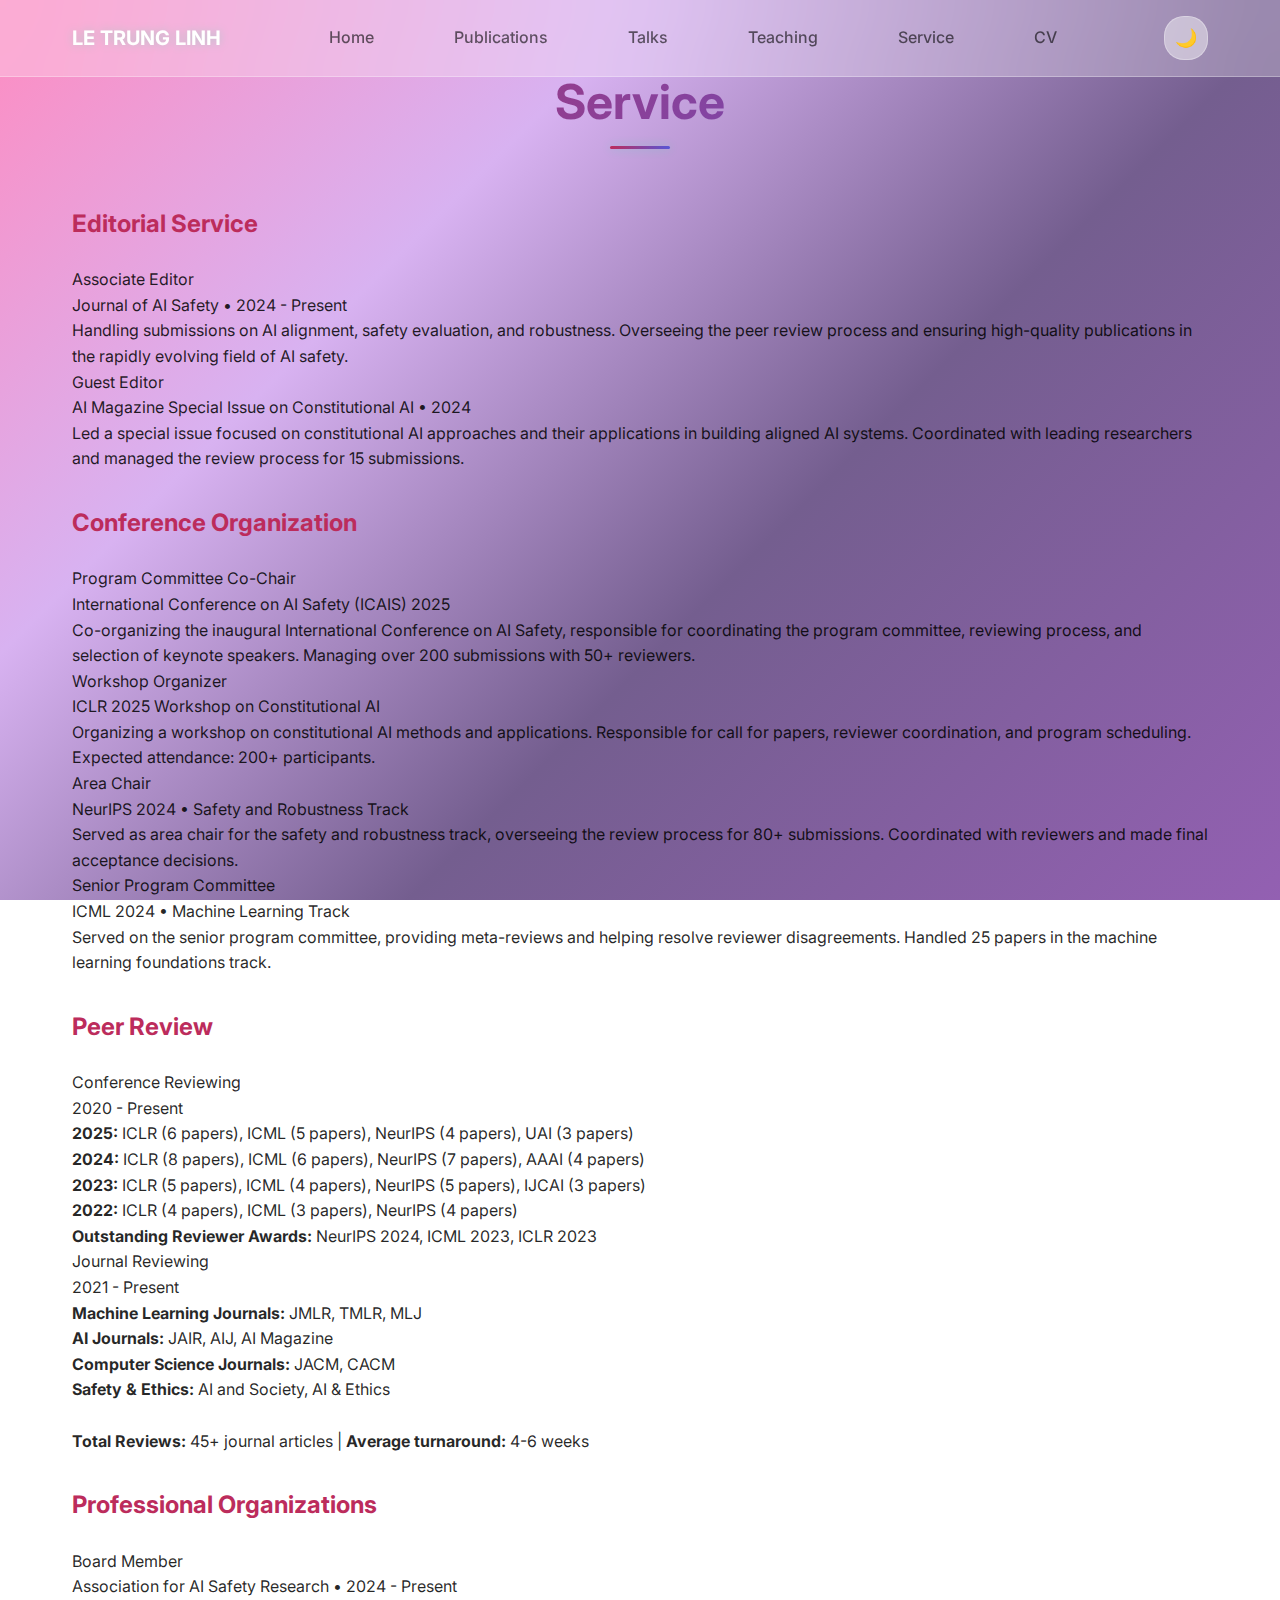
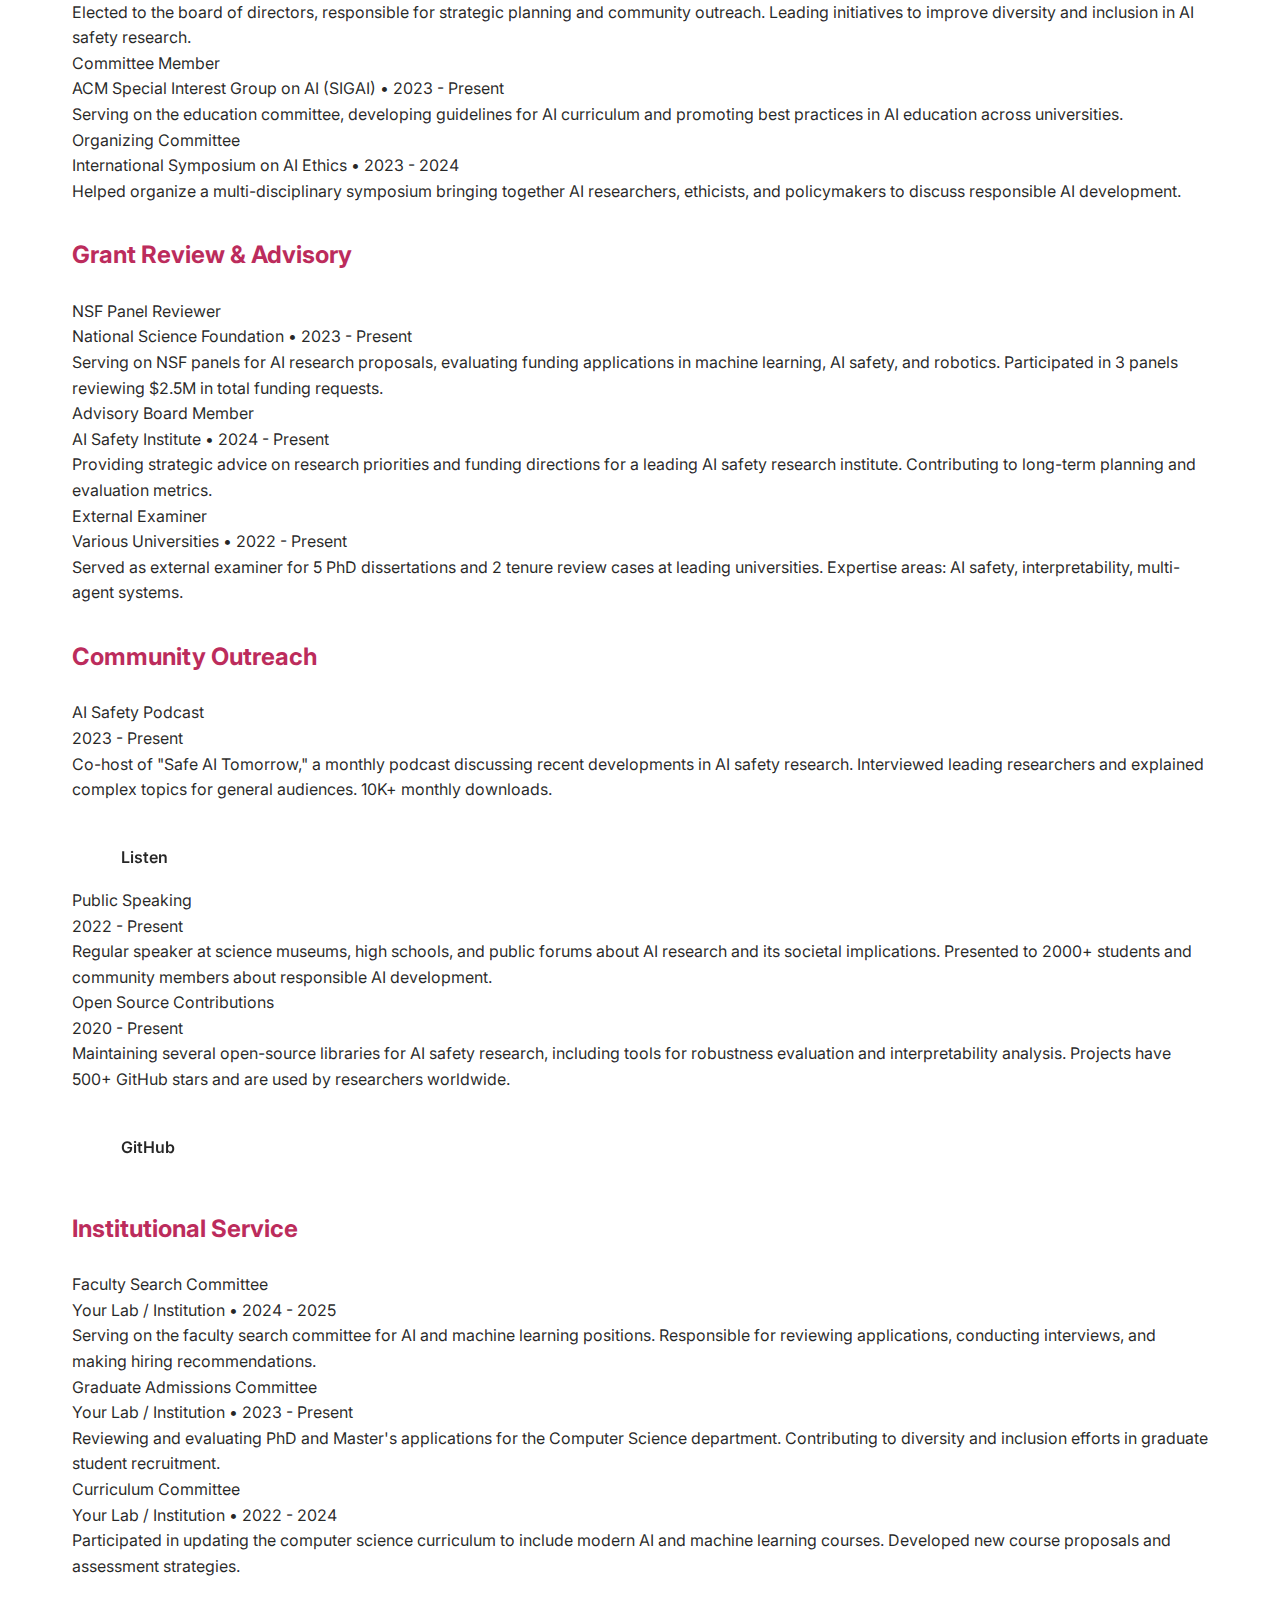
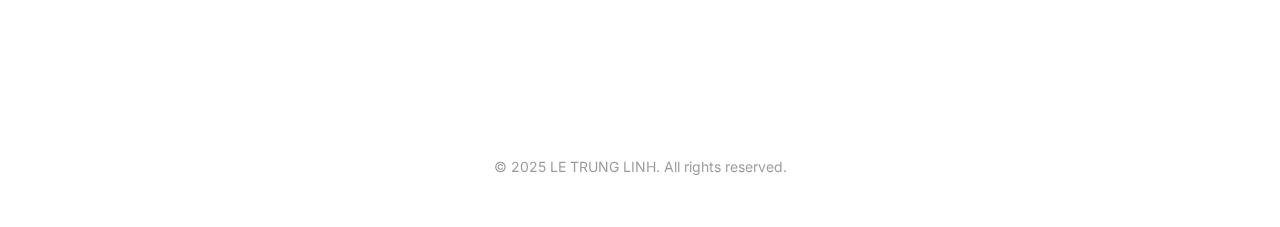
<file: pages/service.html>
<!DOCTYPE html>
<html lang="en">
<head>
    <meta charset="UTF-8">
    <meta name="viewport" content="width=device-width, initial-scale=1.0">
    <title>Service - LE TRUNG LINH</title>
    <meta name="description" content="Academic service, reviewing, and community contributions by LE TRUNG LINH in AI research community.">
    <meta name="keywords" content="academic service, peer review, conference organization, editorial board, community service">
    
    <!-- Open Graph -->
    <meta property="og:title" content="Service - LE TRUNG LINH">
    <meta property="og:description" content="Academic service and community contributions in AI research and education.">
    <meta property="og:type" content="website">
    <meta property="og:url" content="https://YOURUSERNAME.github.io/pages/service.html">
    
    <!-- Canonical URL -->
    <link rel="canonical" href="https://YOURUSERNAME.github.io/pages/service.html">
    
    <!-- Favicon -->
    <link rel="icon" type="image/x-icon" href="data:image/svg+xml,<svg xmlns='http://www.w3.org/2000/svg' viewBox='0 0 100 100'><text y='.9em' font-size='90'>🤝</text></svg>">
    
    <!-- Styles -->
    <link rel="stylesheet" href="../css/styles.css">
</head>
<body>
    <!-- Skip to main content -->
    <!-- <a href="#main-content" class="skip-link">Skip to main content</a> -->
    
    <!-- Header -->
    <header class="header">
        <div class="container">
            <nav class="nav" role="navigation" aria-label="Main navigation">
                <div class="nav-brand">
                    <a href="../" class="nav-brand-link" aria-label="Home">LE TRUNG LINH</a>
                </div>
                <ul class="nav-menu" role="menubar">
                    <li role="none"><a href="../" class="nav-link" role="menuitem">Home</a></li>
                    <li role="none"><a href="publications.html" class="nav-link" role="menuitem">Publications</a></li>
                    <li role="none"><a href="talks.html" class="nav-link" role="menuitem">Talks</a></li>
                    <li role="none"><a href="teaching.html" class="nav-link" role="menuitem">Teaching</a></li>
                    <li role="none"><a href="service.html" class="nav-link" role="menuitem" aria-current="page">Service</a></li>
                    <li role="none"><a href="cv.html" class="nav-link" role="menuitem">CV</a></li>
                </ul>
                <button class="theme-toggle" aria-label="Toggle dark mode" title="Toggle dark mode">
                    <span class="theme-toggle-icon">🌙</span>
                </button>
            </nav>
        </div>
    </header>

    <!-- Main Content -->
    <main id="main-content" class="main">
        <section class="section">
            <div class="container">
                <h1 class="section-title">Service</h1>
                
                <div class="simple-list">
                    <h2 style="margin-bottom: 1.5rem; color: var(--primary-color);">Editorial Service</h2>
                    <ul style="list-style: none;">
                        <li>
                            <div class="list-item-title">Associate Editor</div>
                            <div class="list-item-meta">Journal of AI Safety • 2024 - Present</div>
                            <div class="list-item-description">
                                Handling submissions on AI alignment, safety evaluation, and robustness. Overseeing the peer 
                                review process and ensuring high-quality publications in the rapidly evolving field of AI safety.
                            </div>
                        </li>
                        
                        <li>
                            <div class="list-item-title">Guest Editor</div>
                            <div class="list-item-meta">AI Magazine Special Issue on Constitutional AI • 2024</div>
                            <div class="list-item-description">
                                Led a special issue focused on constitutional AI approaches and their applications in 
                                building aligned AI systems. Coordinated with leading researchers and managed the 
                                review process for 15 submissions.
                            </div>
                        </li>
                    </ul>
                    
                    <h2 style="margin: 2rem 0 1.5rem; color: var(--primary-color);">Conference Organization</h2>
                    <ul style="list-style: none;">
                        <li>
                            <div class="list-item-title">Program Committee Co-Chair</div>
                            <div class="list-item-meta">International Conference on AI Safety (ICAIS) 2025</div>
                            <div class="list-item-description">
                                Co-organizing the inaugural International Conference on AI Safety, responsible for coordinating 
                                the program committee, reviewing process, and selection of keynote speakers. Managing over 
                                200 submissions with 50+ reviewers.
                            </div>
                        </li>
                        
                        <li>
                            <div class="list-item-title">Workshop Organizer</div>
                            <div class="list-item-meta">ICLR 2025 Workshop on Constitutional AI</div>
                            <div class="list-item-description">
                                Organizing a workshop on constitutional AI methods and applications. Responsible for 
                                call for papers, reviewer coordination, and program scheduling. Expected attendance: 200+ participants.
                            </div>
                        </li>
                        
                        <li>
                            <div class="list-item-title">Area Chair</div>
                            <div class="list-item-meta">NeurIPS 2024 • Safety and Robustness Track</div>
                            <div class="list-item-description">
                                Served as area chair for the safety and robustness track, overseeing the review process 
                                for 80+ submissions. Coordinated with reviewers and made final acceptance decisions.
                            </div>
                        </li>
                        
                        <li>
                            <div class="list-item-title">Senior Program Committee</div>
                            <div class="list-item-meta">ICML 2024 • Machine Learning Track</div>
                            <div class="list-item-description">
                                Served on the senior program committee, providing meta-reviews and helping resolve 
                                reviewer disagreements. Handled 25 papers in the machine learning foundations track.
                            </div>
                        </li>
                    </ul>
                    
                    <h2 style="margin: 2rem 0 1.5rem; color: var(--primary-color);">Peer Review</h2>
                    <ul style="list-style: none;">
                        <li>
                            <div class="list-item-title">Conference Reviewing</div>
                            <div class="list-item-meta">2020 - Present</div>
                            <div class="list-item-description">
                                <strong>2025:</strong> ICLR (6 papers), ICML (5 papers), NeurIPS (4 papers), UAI (3 papers)
                                <br>
                                <strong>2024:</strong> ICLR (8 papers), ICML (6 papers), NeurIPS (7 papers), AAAI (4 papers)
                                <br>
                                <strong>2023:</strong> ICLR (5 papers), ICML (4 papers), NeurIPS (5 papers), IJCAI (3 papers)
                                <br>
                                <strong>2022:</strong> ICLR (4 papers), ICML (3 papers), NeurIPS (4 papers)
                                <br>
                                <strong>Outstanding Reviewer Awards:</strong> NeurIPS 2024, ICML 2023, ICLR 2023
                            </div>
                        </li>
                        
                        <li>
                            <div class="list-item-title">Journal Reviewing</div>
                            <div class="list-item-meta">2021 - Present</div>
                            <div class="list-item-description">
                                <strong>Machine Learning Journals:</strong> JMLR, TMLR, MLJ
                                <br>
                                <strong>AI Journals:</strong> JAIR, AIJ, AI Magazine
                                <br>
                                <strong>Computer Science Journals:</strong> JACM, CACM
                                <br>
                                <strong>Safety & Ethics:</strong> AI and Society, AI & Ethics
                                <br><br>
                                <strong>Total Reviews:</strong> 45+ journal articles | <strong>Average turnaround:</strong> 4-6 weeks
                            </div>
                        </li>
                    </ul>
                    
                    <h2 style="margin: 2rem 0 1.5rem; color: var(--primary-color);">Professional Organizations</h2>
                    <ul style="list-style: none;">
                        <li>
                            <div class="list-item-title">Board Member</div>
                            <div class="list-item-meta">Association for AI Safety Research • 2024 - Present</div>
                            <div class="list-item-description">
                                Elected to the board of directors, responsible for strategic planning and community outreach. 
                                Leading initiatives to improve diversity and inclusion in AI safety research.
                            </div>
                        </li>
                        
                        <li>
                            <div class="list-item-title">Committee Member</div>
                            <div class="list-item-meta">ACM Special Interest Group on AI (SIGAI) • 2023 - Present</div>
                            <div class="list-item-description">
                                Serving on the education committee, developing guidelines for AI curriculum and 
                                promoting best practices in AI education across universities.
                            </div>
                        </li>
                        
                        <li>
                            <div class="list-item-title">Organizing Committee</div>
                            <div class="list-item-meta">International Symposium on AI Ethics • 2023 - 2024</div>
                            <div class="list-item-description">
                                Helped organize a multi-disciplinary symposium bringing together AI researchers, ethicists, 
                                and policymakers to discuss responsible AI development.
                            </div>
                        </li>
                    </ul>
                    
                    <h2 style="margin: 2rem 0 1.5rem; color: var(--primary-color);">Grant Review & Advisory</h2>
                    <ul style="list-style: none;">
                        <li>
                            <div class="list-item-title">NSF Panel Reviewer</div>
                            <div class="list-item-meta">National Science Foundation • 2023 - Present</div>
                            <div class="list-item-description">
                                Serving on NSF panels for AI research proposals, evaluating funding applications in 
                                machine learning, AI safety, and robotics. Participated in 3 panels reviewing 
                                $2.5M in total funding requests.
                            </div>
                        </li>
                        
                        <li>
                            <div class="list-item-title">Advisory Board Member</div>
                            <div class="list-item-meta">AI Safety Institute • 2024 - Present</div>
                            <div class="list-item-description">
                                Providing strategic advice on research priorities and funding directions for a leading 
                                AI safety research institute. Contributing to long-term planning and evaluation metrics.
                            </div>
                        </li>
                        
                        <li>
                            <div class="list-item-title">External Examiner</div>
                            <div class="list-item-meta">Various Universities • 2022 - Present</div>
                            <div class="list-item-description">
                                Served as external examiner for 5 PhD dissertations and 2 tenure review cases at 
                                leading universities. Expertise areas: AI safety, interpretability, multi-agent systems.
                            </div>
                        </li>
                    </ul>
                    
                    <h2 style="margin: 2rem 0 1.5rem; color: var(--primary-color);">Community Outreach</h2>
                    <ul style="list-style: none;">
                        <li>
                            <div class="list-item-title">AI Safety Podcast</div>
                            <div class="list-item-meta">2023 - Present</div>
                            <div class="list-item-description">
                                Co-host of "Safe AI Tomorrow," a monthly podcast discussing recent developments in 
                                AI safety research. Interviewed leading researchers and explained complex topics 
                                for general audiences. 10K+ monthly downloads.
                                <br><br>
                                <a href="https://safeaitomorrow.podcast.com" class="btn btn-secondary">Listen</a>
                            </div>
                        </li>
                        
                        <li>
                            <div class="list-item-title">Public Speaking</div>
                            <div class="list-item-meta">2022 - Present</div>
                            <div class="list-item-description">
                                Regular speaker at science museums, high schools, and public forums about AI research 
                                and its societal implications. Presented to 2000+ students and community members 
                                about responsible AI development.
                            </div>
                        </li>
                        
                        <li>
                            <div class="list-item-title">Open Source Contributions</div>
                            <div class="list-item-meta">2020 - Present</div>
                            <div class="list-item-description">
                                Maintaining several open-source libraries for AI safety research, including tools for 
                                robustness evaluation and interpretability analysis. Projects have 500+ GitHub stars 
                                and are used by researchers worldwide.
                                <br><br>
                                <a href="https://github.com/YOURUSER" class="btn btn-secondary">GitHub</a>
                            </div>
                        </li>
                    </ul>
                    
                    <h2 style="margin: 2rem 0 1.5rem; color: var(--primary-color);">Institutional Service</h2>
                    <ul style="list-style: none;">
                        <li>
                            <div class="list-item-title">Faculty Search Committee</div>
                            <div class="list-item-meta">Your Lab / Institution • 2024 - 2025</div>
                            <div class="list-item-description">
                                Serving on the faculty search committee for AI and machine learning positions. 
                                Responsible for reviewing applications, conducting interviews, and making hiring recommendations.
                            </div>
                        </li>
                        
                        <li>
                            <div class="list-item-title">Graduate Admissions Committee</div>
                            <div class="list-item-meta">Your Lab / Institution • 2023 - Present</div>
                            <div class="list-item-description">
                                Reviewing and evaluating PhD and Master's applications for the Computer Science department. 
                                Contributing to diversity and inclusion efforts in graduate student recruitment.
                            </div>
                        </li>
                        
                        <li>
                            <div class="list-item-title">Curriculum Committee</div>
                            <div class="list-item-meta">Your Lab / Institution • 2022 - 2024</div>
                            <div class="list-item-description">
                                Participated in updating the computer science curriculum to include modern AI and 
                                machine learning courses. Developed new course proposals and assessment strategies.
                            </div>
                        </li>
                    </ul>
                </div>
            </div>
        </section>
    </main>

    <!-- Footer -->
    <footer class="footer">
        <div class="container">
            <p>&copy; 2025 LE TRUNG LINH. All rights reserved.</p>
        </div>
    </footer>

    <!-- Scripts -->
    <script src="../js/main.js"></script>
</body>
</html>
</file>
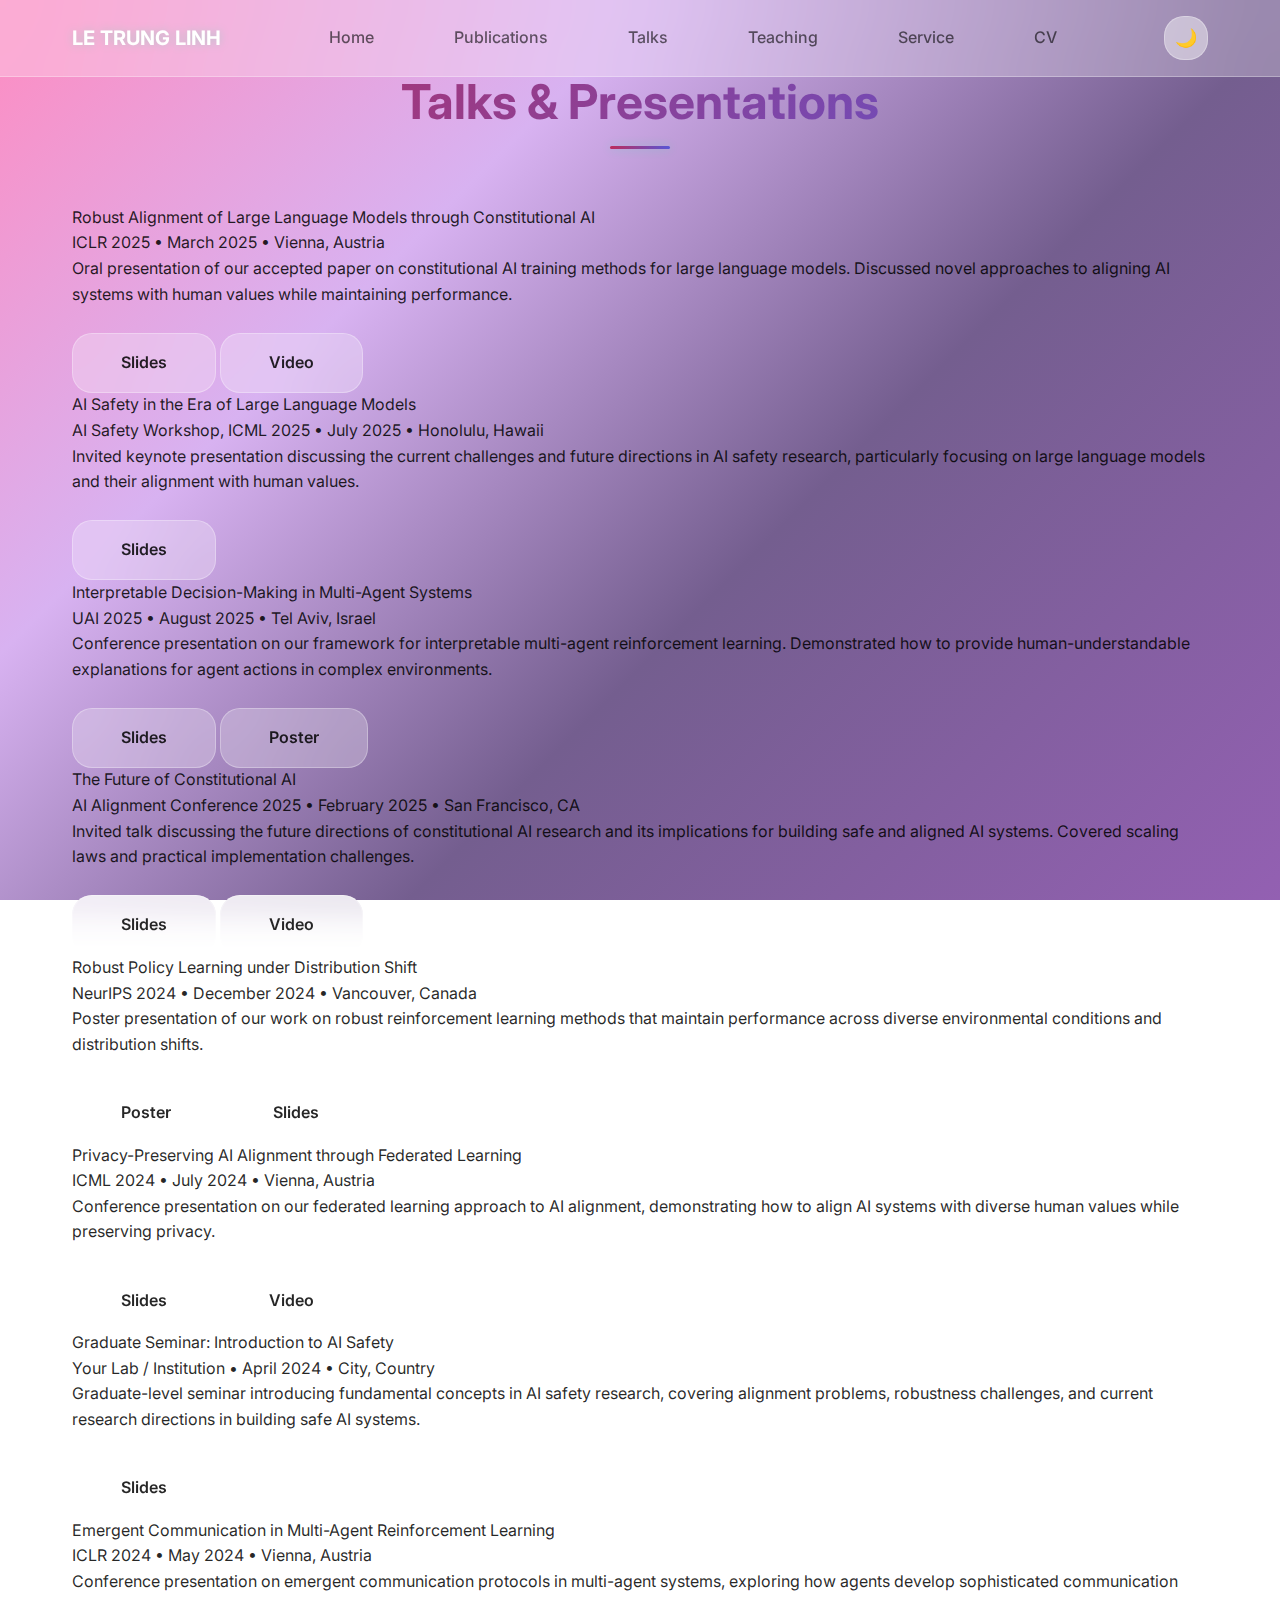
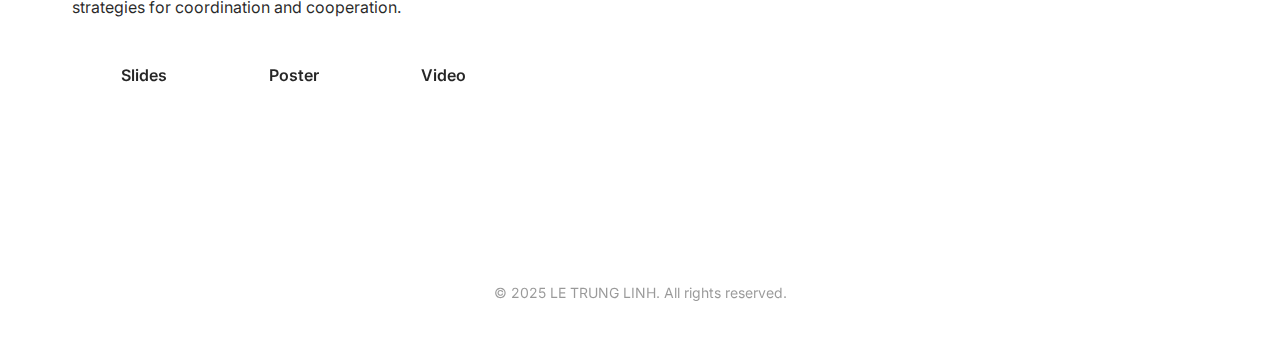
<file: pages/talks.html>
<!DOCTYPE html>
<html lang="en">
<head>
    <meta charset="UTF-8">
    <meta name="viewport" content="width=device-width, initial-scale=1.0">
    <title>Talks - LE TRUNG LINH</title>
    <meta name="description" content="Conference talks, invited presentations, and seminars by LE TRUNG LINH on AI research, safety, and interpretability.">
    <meta name="keywords" content="AI talks, conference presentations, seminars, invited talks, research presentations">
    
    <!-- Open Graph -->
    <meta property="og:title" content="Talks - LE TRUNG LINH">
    <meta property="og:description" content="Conference talks and presentations on AI research, safety, and interpretability.">
    <meta property="og:type" content="website">
    <meta property="og:url" content="https://YOURUSERNAME.github.io/pages/talks.html">
    
    <!-- Canonical URL -->
    <link rel="canonical" href="https://YOURUSERNAME.github.io/pages/talks.html">
    
    <!-- Favicon -->
    <link rel="icon" type="image/x-icon" href="data:image/svg+xml,<svg xmlns='http://www.w3.org/2000/svg' viewBox='0 0 100 100'><text y='.9em' font-size='90'>🎤</text></svg>">
    
    <!-- Styles -->
    <link rel="stylesheet" href="../css/styles.css">
</head>
<body>
    <!-- Skip to main content -->
    <!-- <a href="#main-content" class="skip-link">Skip to main content</a> -->
    
    <!-- Header -->
    <header class="header">
        <div class="container">
            <nav class="nav" role="navigation" aria-label="Main navigation">
                <div class="nav-brand">
                    <a href="../" class="nav-brand-link" aria-label="Home">LE TRUNG LINH</a>
                </div>
                <ul class="nav-menu" role="menubar">
                    <li role="none"><a href="../" class="nav-link" role="menuitem">Home</a></li>
                    <li role="none"><a href="publications.html" class="nav-link" role="menuitem">Publications</a></li>
                    <li role="none"><a href="talks.html" class="nav-link" role="menuitem" aria-current="page">Talks</a></li>
                    <li role="none"><a href="teaching.html" class="nav-link" role="menuitem">Teaching</a></li>
                    <li role="none"><a href="service.html" class="nav-link" role="menuitem">Service</a></li>
                    <li role="none"><a href="cv.html" class="nav-link" role="menuitem">CV</a></li>
                </ul>
                <button class="theme-toggle" aria-label="Toggle dark mode" title="Toggle dark mode">
                    <span class="theme-toggle-icon">🌙</span>
                </button>
            </nav>
        </div>
    </header>

    <!-- Main Content -->
    <main id="main-content" class="main">
        <section class="section">
            <div class="container">
                <h1 class="section-title">Talks & Presentations</h1>
                
                <div class="simple-list">
                    <ul style="list-style: none;">
                        <li>
                            <div class="list-item-title">Robust Alignment of Large Language Models through Constitutional AI</div>
                            <div class="list-item-meta">ICLR 2025 • March 2025 • Vienna, Austria</div>
                            <div class="list-item-description">
                                Oral presentation of our accepted paper on constitutional AI training methods for large language models. 
                                Discussed novel approaches to aligning AI systems with human values while maintaining performance.
                                <br><br>
                                <a href="../files/iclr2025_slides.pdf" class="btn btn-secondary">Slides</a>
                                <a href="https://youtube.com/watch?v=example1" class="btn btn-secondary">Video</a>
                            </div>
                        </li>
                        
                        <li>
                            <div class="list-item-title">AI Safety in the Era of Large Language Models</div>
                            <div class="list-item-meta">AI Safety Workshop, ICML 2025 • July 2025 • Honolulu, Hawaii</div>
                            <div class="list-item-description">
                                Invited keynote presentation discussing the current challenges and future directions in AI safety research, 
                                particularly focusing on large language models and their alignment with human values.
                                <br><br>
                                <a href="../files/icml2025_keynote_slides.pdf" class="btn btn-secondary">Slides</a>
                            </div>
                        </li>
                        
                        <li>
                            <div class="list-item-title">Interpretable Decision-Making in Multi-Agent Systems</div>
                            <div class="list-item-meta">UAI 2025 • August 2025 • Tel Aviv, Israel</div>
                            <div class="list-item-description">
                                Conference presentation on our framework for interpretable multi-agent reinforcement learning. 
                                Demonstrated how to provide human-understandable explanations for agent actions in complex environments.
                                <br><br>
                                <a href="../files/uai2025_slides.pdf" class="btn btn-secondary">Slides</a>
                                <a href="../files/uai2025_poster.pdf" class="btn btn-secondary">Poster</a>
                            </div>
                        </li>
                        
                        <li>
                            <div class="list-item-title">The Future of Constitutional AI</div>
                            <div class="list-item-meta">AI Alignment Conference 2025 • February 2025 • San Francisco, CA</div>
                            <div class="list-item-description">
                                Invited talk discussing the future directions of constitutional AI research and its implications for 
                                building safe and aligned AI systems. Covered scaling laws and practical implementation challenges.
                                <br><br>
                                <a href="../files/alignment_conf_2025_slides.pdf" class="btn btn-secondary">Slides</a>
                                <a href="https://youtube.com/watch?v=example2" class="btn btn-secondary">Video</a>
                            </div>
                        </li>
                        
                        <li>
                            <div class="list-item-title">Robust Policy Learning under Distribution Shift</div>
                            <div class="list-item-meta">NeurIPS 2024 • December 2024 • Vancouver, Canada</div>
                            <div class="list-item-description">
                                Poster presentation of our work on robust reinforcement learning methods that maintain performance 
                                across diverse environmental conditions and distribution shifts.
                                <br><br>
                                <a href="../files/neurips2024_poster.pdf" class="btn btn-secondary">Poster</a>
                                <a href="../files/neurips2024_slides.pdf" class="btn btn-secondary">Slides</a>
                            </div>
                        </li>
                        
                        <li>
                            <div class="list-item-title">Privacy-Preserving AI Alignment through Federated Learning</div>
                            <div class="list-item-meta">ICML 2024 • July 2024 • Vienna, Austria</div>
                            <div class="list-item-description">
                                Conference presentation on our federated learning approach to AI alignment, demonstrating how 
                                to align AI systems with diverse human values while preserving privacy.
                                <br><br>
                                <a href="../files/icml2024_slides.pdf" class="btn btn-secondary">Slides</a>
                                <a href="https://youtube.com/watch?v=example3" class="btn btn-secondary">Video</a>
                            </div>
                        </li>
                        
                        <li>
                            <div class="list-item-title">Graduate Seminar: Introduction to AI Safety</div>
                            <div class="list-item-meta">Your Lab / Institution • April 2024 • City, Country</div>
                            <div class="list-item-description">
                                Graduate-level seminar introducing fundamental concepts in AI safety research, covering alignment problems, 
                                robustness challenges, and current research directions in building safe AI systems.
                                <br><br>
                                <a href="../files/grad_seminar_2024_slides.pdf" class="btn btn-secondary">Slides</a>
                            </div>
                        </li>
                        
                        <li>
                            <div class="list-item-title">Emergent Communication in Multi-Agent Reinforcement Learning</div>
                            <div class="list-item-meta">ICLR 2024 • May 2024 • Vienna, Austria</div>
                            <div class="list-item-description">
                                Conference presentation on emergent communication protocols in multi-agent systems, exploring 
                                how agents develop sophisticated communication strategies for coordination and cooperation.
                                <br><br>
                                <a href="../files/iclr2024_slides.pdf" class="btn btn-secondary">Slides</a>
                                <a href="../files/iclr2024_poster.pdf" class="btn btn-secondary">Poster</a>
                                <a href="https://youtube.com/watch?v=example4" class="btn btn-secondary">Video</a>
                            </div>
                        </li>
                    </ul>
                </div>
            </div>
        </section>
    </main>

    <!-- Footer -->
    <footer class="footer">
        <div class="container">
            <p>&copy; 2025 LE TRUNG LINH. All rights reserved.</p>
        </div>
    </footer>

    <!-- Scripts -->
    <script src="../js/main.js"></script>
</body>
</html>
</file>
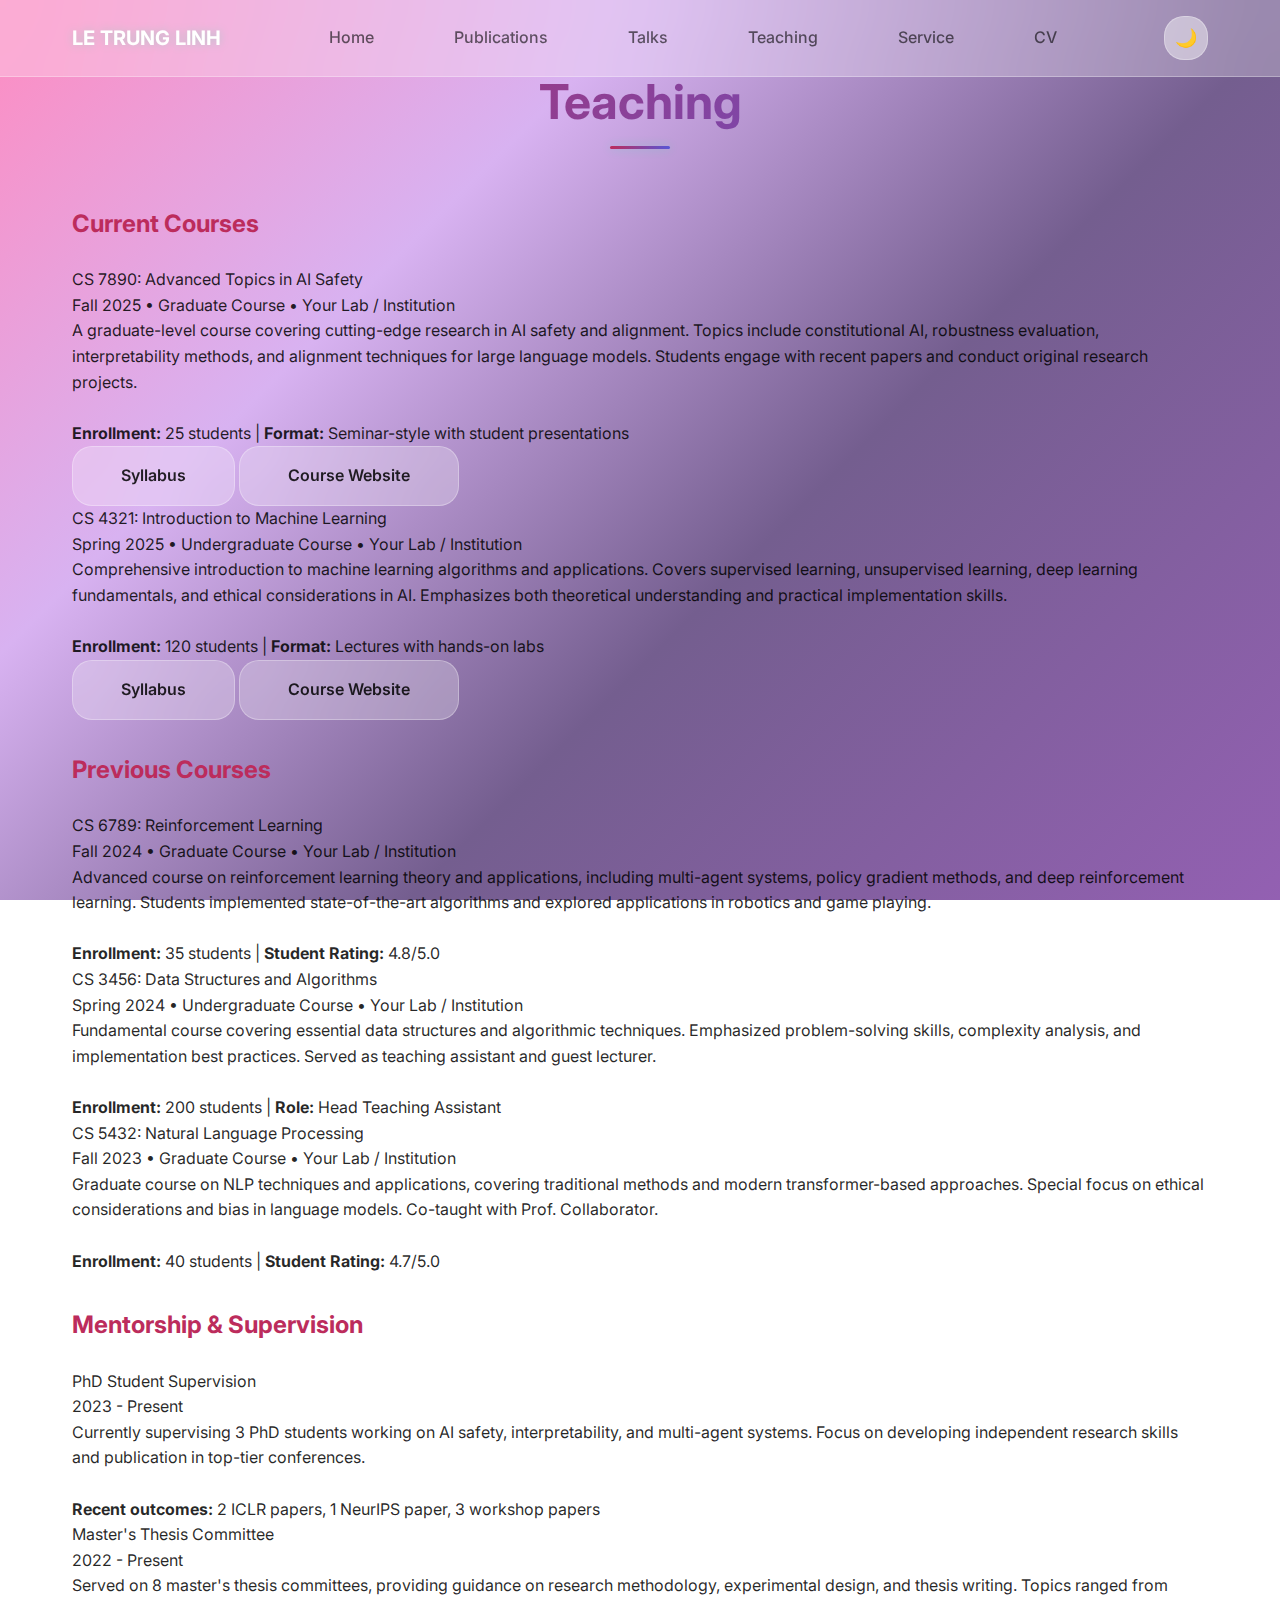
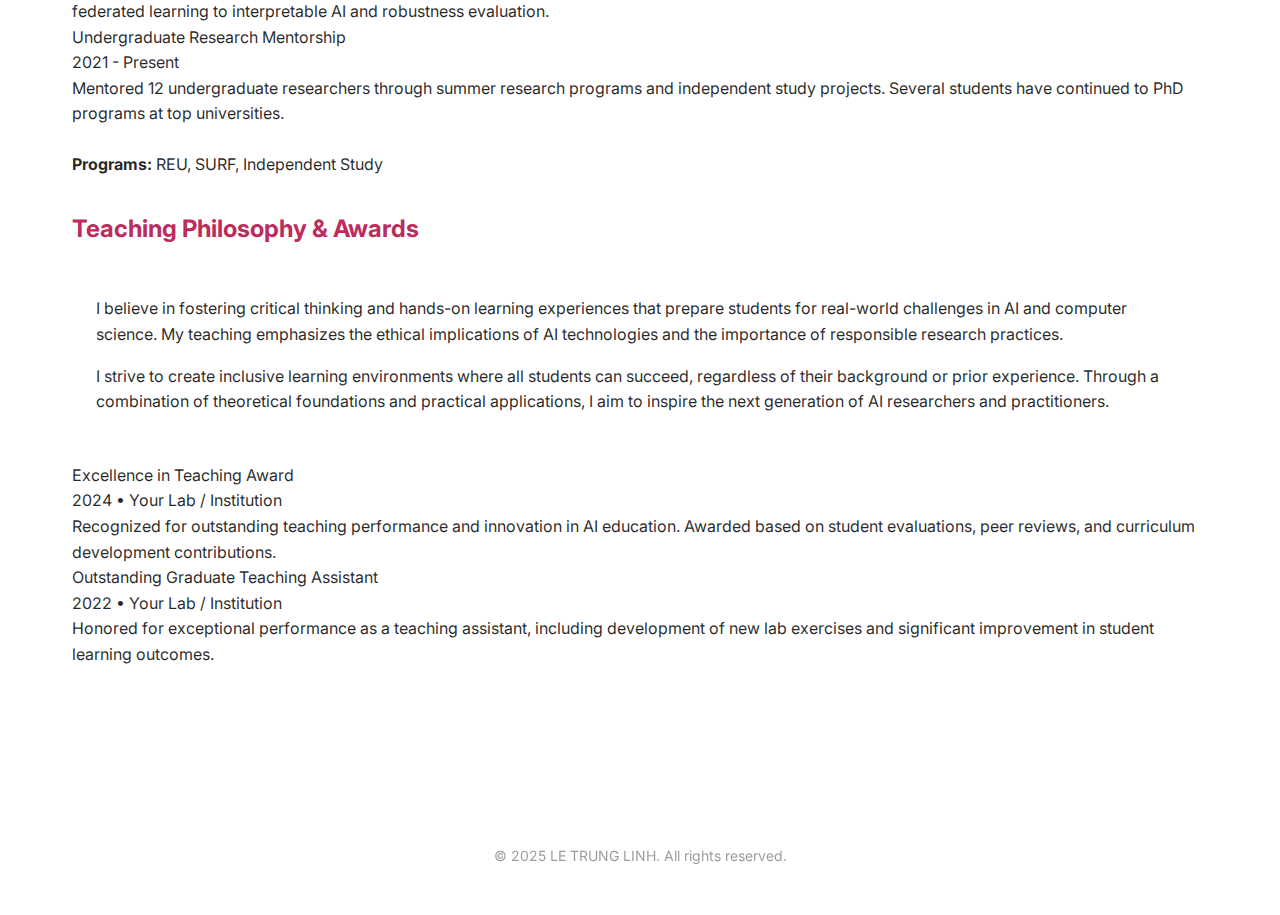
<file: pages/teaching.html>
<!DOCTYPE html>
<html lang="en">
<head>
    <meta charset="UTF-8">
    <meta name="viewport" content="width=device-width, initial-scale=1.0">
    <title>Teaching - LE TRUNG LINH</title>
    <meta name="description" content="Teaching experience and courses by LE TRUNG LINH in AI, machine learning, and computer science.">
    <meta name="keywords" content="teaching, courses, AI education, machine learning, computer science, mentorship">
    
    <!-- Open Graph -->
    <meta property="og:title" content="Teaching - LE TRUNG LINH">
    <meta property="og:description" content="Teaching experience and courses in AI, machine learning, and computer science.">
    <meta property="og:type" content="website">
    <meta property="og:url" content="https://YOURUSERNAME.github.io/pages/teaching.html">
    
    <!-- Canonical URL -->
    <link rel="canonical" href="https://YOURUSERNAME.github.io/pages/teaching.html">
    
    <!-- Favicon -->
    <link rel="icon" type="image/x-icon" href="data:image/svg+xml,<svg xmlns='http://www.w3.org/2000/svg' viewBox='0 0 100 100'><text y='.9em' font-size='90'>👨‍🏫</text></svg>">
    
    <!-- Styles -->
    <link rel="stylesheet" href="../css/styles.css">
</head>
<body>
    <!-- Skip to main content -->
    <!-- <a href="#main-content" class="skip-link">Skip to main content</a> -->
    
    <!-- Header -->
    <header class="header">
        <div class="container">
            <nav class="nav" role="navigation" aria-label="Main navigation">
                <div class="nav-brand">
                    <a href="../" class="nav-brand-link" aria-label="Home">LE TRUNG LINH</a>
                </div>
                <ul class="nav-menu" role="menubar">
                    <li role="none"><a href="../" class="nav-link" role="menuitem">Home</a></li>
                    <li role="none"><a href="publications.html" class="nav-link" role="menuitem">Publications</a></li>
                    <li role="none"><a href="talks.html" class="nav-link" role="menuitem">Talks</a></li>
                    <li role="none"><a href="teaching.html" class="nav-link" role="menuitem" aria-current="page">Teaching</a></li>
                    <li role="none"><a href="service.html" class="nav-link" role="menuitem">Service</a></li>
                    <li role="none"><a href="cv.html" class="nav-link" role="menuitem">CV</a></li>
                </ul>
                <button class="theme-toggle" aria-label="Toggle dark mode" title="Toggle dark mode">
                    <span class="theme-toggle-icon">🌙</span>
                </button>
            </nav>
        </div>
    </header>

    <!-- Main Content -->
    <main id="main-content" class="main">
        <section class="section">
            <div class="container">
                <h1 class="section-title">Teaching</h1>
                
                <div class="simple-list">
                    <h2 style="margin-bottom: 1.5rem; color: var(--primary-color);">Current Courses</h2>
                    <ul style="list-style: none;">
                        <li>
                            <div class="list-item-title">CS 7890: Advanced Topics in AI Safety</div>
                            <div class="list-item-meta">Fall 2025 • Graduate Course • Your Lab / Institution</div>
                            <div class="list-item-description">
                                A graduate-level course covering cutting-edge research in AI safety and alignment. Topics include 
                                constitutional AI, robustness evaluation, interpretability methods, and alignment techniques for 
                                large language models. Students engage with recent papers and conduct original research projects.
                                <br><br>
                                <strong>Enrollment:</strong> 25 students | <strong>Format:</strong> Seminar-style with student presentations
                                <br>
                                <a href="../files/cs7890_syllabus.pdf" class="btn btn-secondary">Syllabus</a>
                                <a href="https://course-website.example.com" class="btn btn-secondary">Course Website</a>
                            </div>
                        </li>
                        
                        <li>
                            <div class="list-item-title">CS 4321: Introduction to Machine Learning</div>
                            <div class="list-item-meta">Spring 2025 • Undergraduate Course • Your Lab / Institution</div>
                            <div class="list-item-description">
                                Comprehensive introduction to machine learning algorithms and applications. Covers supervised learning, 
                                unsupervised learning, deep learning fundamentals, and ethical considerations in AI. Emphasizes 
                                both theoretical understanding and practical implementation skills.
                                <br><br>
                                <strong>Enrollment:</strong> 120 students | <strong>Format:</strong> Lectures with hands-on labs
                                <br>
                                <a href="../files/cs4321_syllabus.pdf" class="btn btn-secondary">Syllabus</a>
                                <a href="https://ml-course.example.com" class="btn btn-secondary">Course Website</a>
                            </div>
                        </li>
                    </ul>
                    
                    <h2 style="margin: 2rem 0 1.5rem; color: var(--primary-color);">Previous Courses</h2>
                    <ul style="list-style: none;">
                        <li>
                            <div class="list-item-title">CS 6789: Reinforcement Learning</div>
                            <div class="list-item-meta">Fall 2024 • Graduate Course • Your Lab / Institution</div>
                            <div class="list-item-description">
                                Advanced course on reinforcement learning theory and applications, including multi-agent systems, 
                                policy gradient methods, and deep reinforcement learning. Students implemented state-of-the-art 
                                algorithms and explored applications in robotics and game playing.
                                <br><br>
                                <strong>Enrollment:</strong> 35 students | <strong>Student Rating:</strong> 4.8/5.0
                            </div>
                        </li>
                        
                        <li>
                            <div class="list-item-title">CS 3456: Data Structures and Algorithms</div>
                            <div class="list-item-meta">Spring 2024 • Undergraduate Course • Your Lab / Institution</div>
                            <div class="list-item-description">
                                Fundamental course covering essential data structures and algorithmic techniques. Emphasized 
                                problem-solving skills, complexity analysis, and implementation best practices. Served as 
                                teaching assistant and guest lecturer.
                                <br><br>
                                <strong>Enrollment:</strong> 200 students | <strong>Role:</strong> Head Teaching Assistant
                            </div>
                        </li>
                        
                        <li>
                            <div class="list-item-title">CS 5432: Natural Language Processing</div>
                            <div class="list-item-meta">Fall 2023 • Graduate Course • Your Lab / Institution</div>
                            <div class="list-item-description">
                                Graduate course on NLP techniques and applications, covering traditional methods and modern 
                                transformer-based approaches. Special focus on ethical considerations and bias in language models.
                                Co-taught with Prof. Collaborator.
                                <br><br>
                                <strong>Enrollment:</strong> 40 students | <strong>Student Rating:</strong> 4.7/5.0
                            </div>
                        </li>
                    </ul>
                    
                    <h2 style="margin: 2rem 0 1.5rem; color: var(--primary-color);">Mentorship & Supervision</h2>
                    <ul style="list-style: none;">
                        <li>
                            <div class="list-item-title">PhD Student Supervision</div>
                            <div class="list-item-meta">2023 - Present</div>
                            <div class="list-item-description">
                                Currently supervising 3 PhD students working on AI safety, interpretability, and multi-agent systems. 
                                Focus on developing independent research skills and publication in top-tier conferences.
                                <br><br>
                                <strong>Recent outcomes:</strong> 2 ICLR papers, 1 NeurIPS paper, 3 workshop papers
                            </div>
                        </li>
                        
                        <li>
                            <div class="list-item-title">Master's Thesis Committee</div>
                            <div class="list-item-meta">2022 - Present</div>
                            <div class="list-item-description">
                                Served on 8 master's thesis committees, providing guidance on research methodology, 
                                experimental design, and thesis writing. Topics ranged from federated learning to 
                                interpretable AI and robustness evaluation.
                            </div>
                        </li>
                        
                        <li>
                            <div class="list-item-title">Undergraduate Research Mentorship</div>
                            <div class="list-item-meta">2021 - Present</div>
                            <div class="list-item-description">
                                Mentored 12 undergraduate researchers through summer research programs and independent study projects. 
                                Several students have continued to PhD programs at top universities.
                                <br><br>
                                <strong>Programs:</strong> REU, SURF, Independent Study
                            </div>
                        </li>
                    </ul>
                    
                    <h2 style="margin: 2rem 0 1.5rem; color: var(--primary-color);">Teaching Philosophy & Awards</h2>
                    <div style="background: var(--bg-secondary); padding: 1.5rem; border-radius: var(--radius); margin-bottom: 1.5rem;">
                        <p style="margin-bottom: 1rem;">
                            I believe in fostering critical thinking and hands-on learning experiences that prepare students 
                            for real-world challenges in AI and computer science. My teaching emphasizes the ethical implications 
                            of AI technologies and the importance of responsible research practices.
                        </p>
                        <p>
                            I strive to create inclusive learning environments where all students can succeed, regardless of 
                            their background or prior experience. Through a combination of theoretical foundations and practical 
                            applications, I aim to inspire the next generation of AI researchers and practitioners.
                        </p>
                    </div>
                    
                    <ul style="list-style: none;">
                        <li>
                            <div class="list-item-title">Excellence in Teaching Award</div>
                            <div class="list-item-meta">2024 • Your Lab / Institution</div>
                            <div class="list-item-description">
                                Recognized for outstanding teaching performance and innovation in AI education. 
                                Awarded based on student evaluations, peer reviews, and curriculum development contributions.
                            </div>
                        </li>
                        
                        <li>
                            <div class="list-item-title">Outstanding Graduate Teaching Assistant</div>
                            <div class="list-item-meta">2022 • Your Lab / Institution</div>
                            <div class="list-item-description">
                                Honored for exceptional performance as a teaching assistant, including development of 
                                new lab exercises and significant improvement in student learning outcomes.
                            </div>
                        </li>
                    </ul>
                </div>
            </div>
        </section>
    </main>

    <!-- Footer -->
    <footer class="footer">
        <div class="container">
            <p>&copy; 2025 LE TRUNG LINH. All rights reserved.</p>
        </div>
    </footer>

    <!-- Scripts -->
    <script src="../js/main.js"></script>
</body>
</html>
</file>
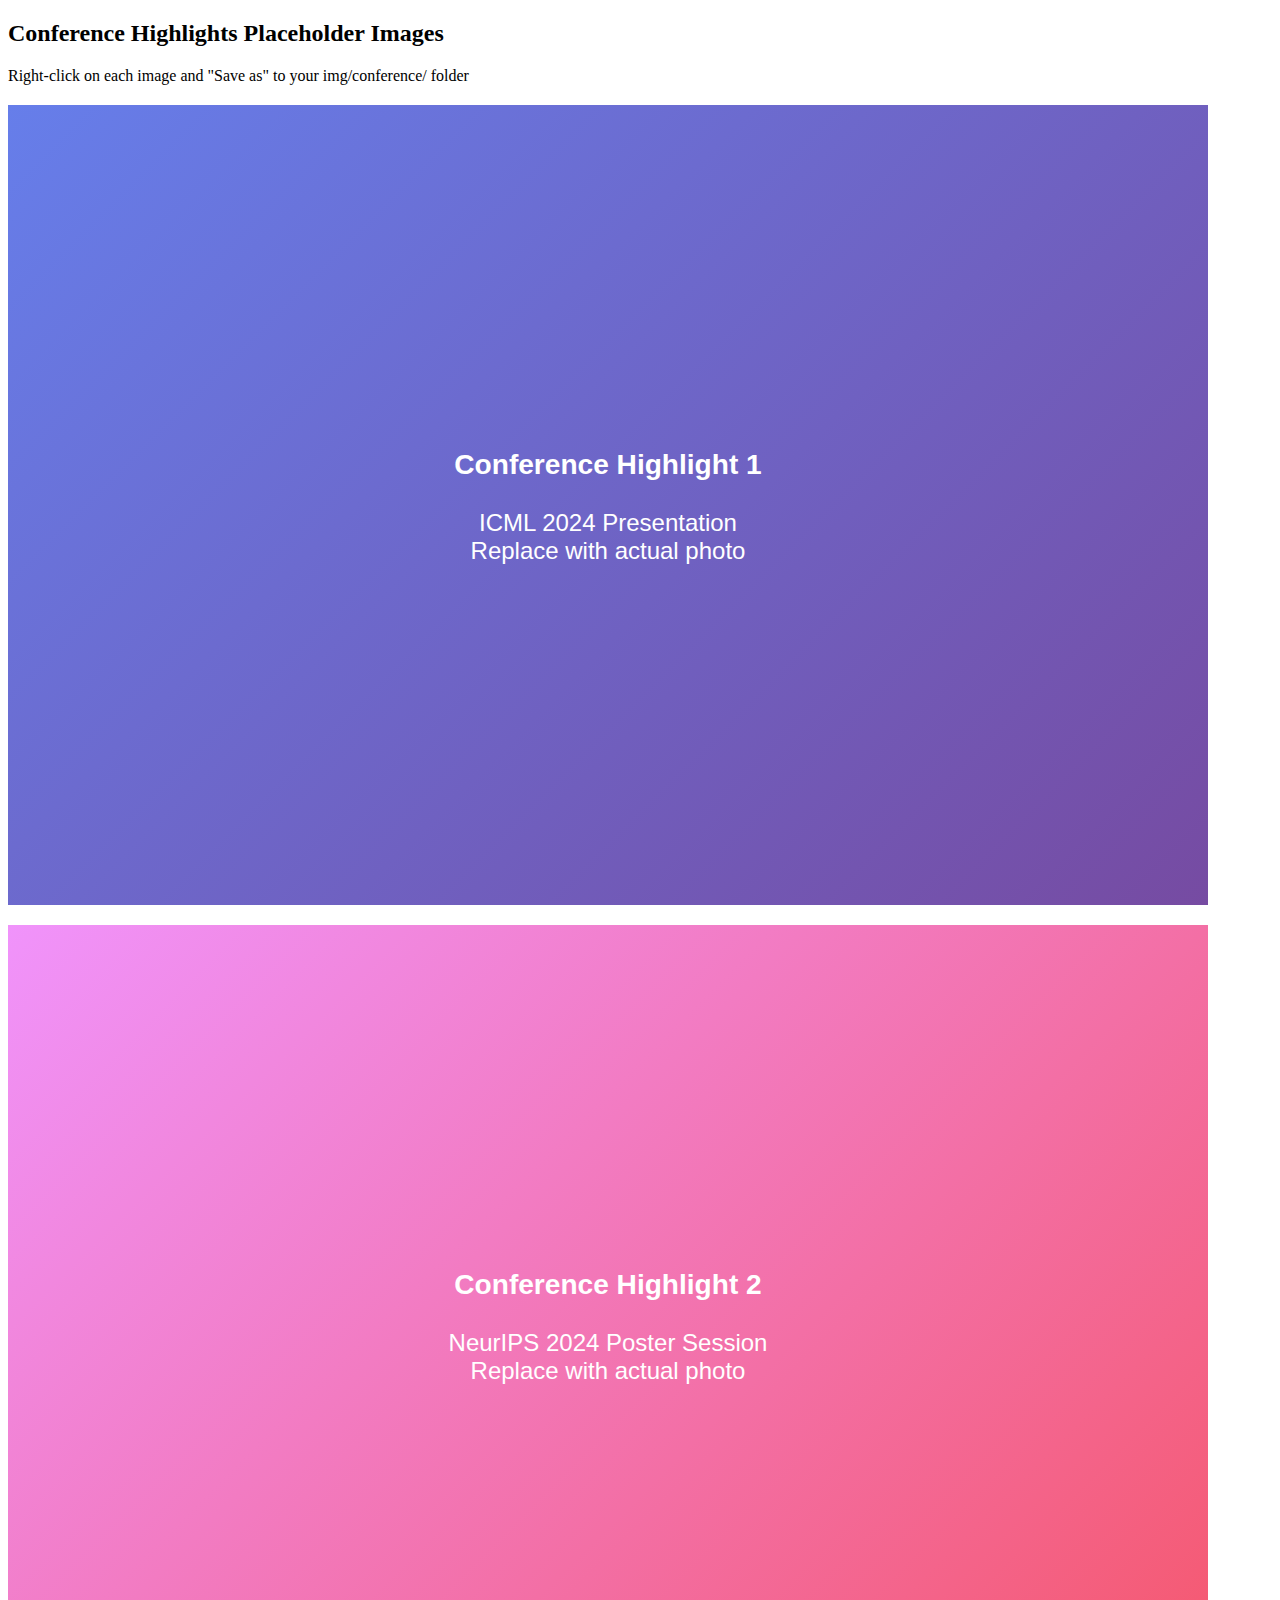
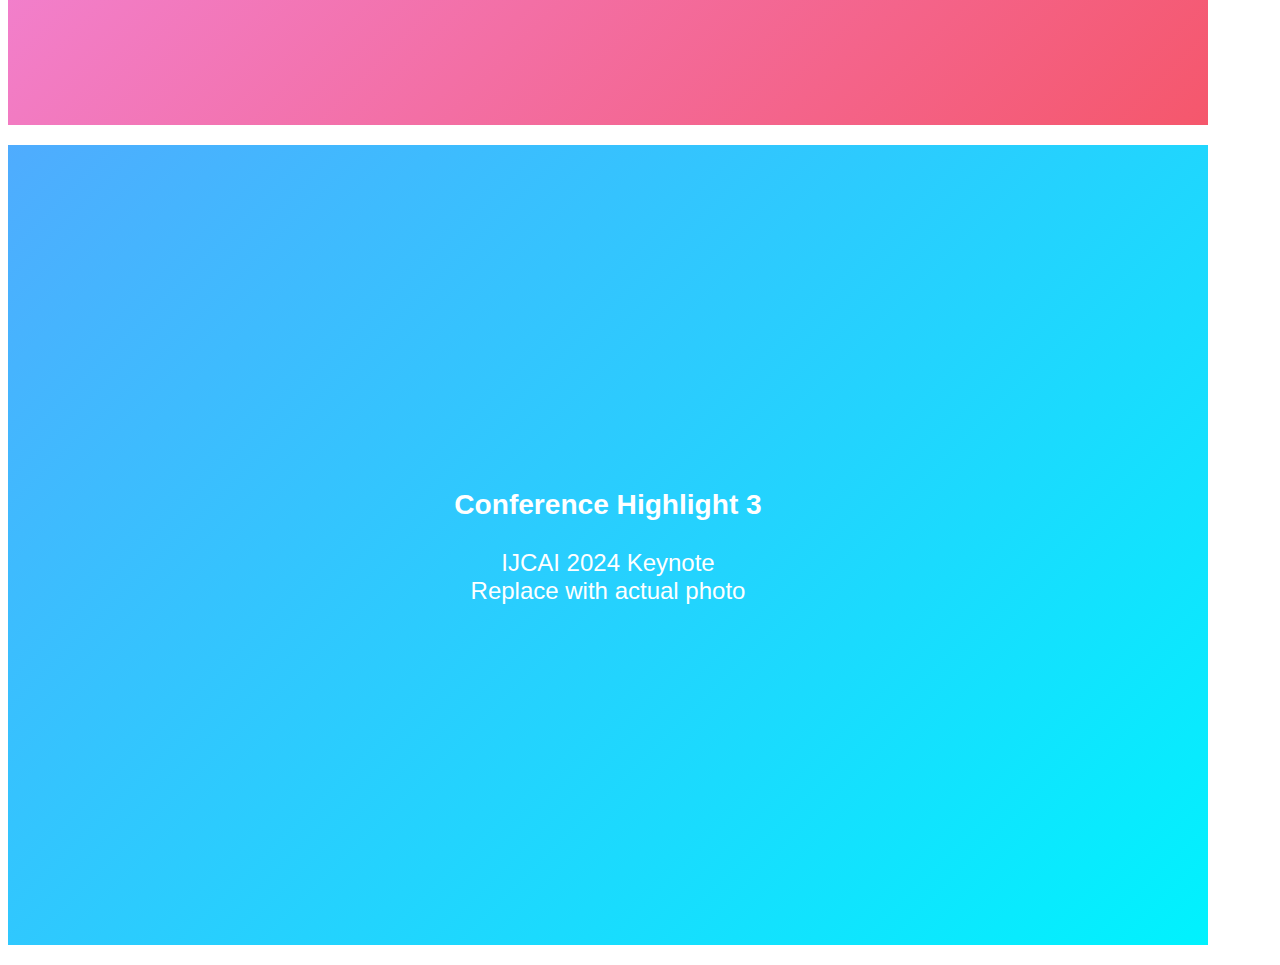
<file: img/conference/generate-placeholders.html>
<!DOCTYPE html>
<html>
<head>
    <style>
        .placeholder {
            width: 1200px;
            height: 800px;
            display: flex;
            align-items: center;
            justify-content: center;
            font-family: Arial, sans-serif;
            font-size: 24px;
            color: white;
            text-align: center;
            margin: 20px 0;
        }
        .placeholder1 { background: linear-gradient(135deg, #667eea 0%, #764ba2 100%); }
        .placeholder2 { background: linear-gradient(135deg, #f093fb 0%, #f5576c 100%); }
        .placeholder3 { background: linear-gradient(135deg, #4facfe 0%, #00f2fe 100%); }
    </style>
</head>
<body>
    <h2>Conference Highlights Placeholder Images</h2>
    <p>Right-click on each image and "Save as" to your img/conference/ folder</p>
    
    <div class="placeholder placeholder1">
        <div>
            <h3>Conference Highlight 1</h3>
            <p>ICML 2024 Presentation<br>Replace with actual photo</p>
        </div>
    </div>
    
    <div class="placeholder placeholder2">
        <div>
            <h3>Conference Highlight 2</h3>
            <p>NeurIPS 2024 Poster Session<br>Replace with actual photo</p>
        </div>
    </div>
    
    <div class="placeholder placeholder3">
        <div>
            <h3>Conference Highlight 3</h3>
            <p>IJCAI 2024 Keynote<br>Replace with actual photo</p>
        </div>
    </div>
</body>
</html>
</file>
<file: css/styles.css>
/* ===== LIQUID GLASS THEME - iOS 26 INSPIRED ===== */

/* Import Inter font for modern typography */
@import url('https://fonts.googleapis.com/css2?family=Inter:wght@300;400;500;600;700&display=swap');

/* CSS Reset & Base Styles */
*,
*::before,
*::after {
    box-sizing: border-box;
    margin: 0;
    padding: 0;
}

html {
    scroll-behavior: smooth;
    font-size: 16px;
}

body {
    font-family: 'Inter', -apple-system, BlinkMacSystemFont, 'Segoe UI', Roboto, sans-serif;
    line-height: 1.6;
    color: var(--text-color);
    background: var(--bg-gradient);
    background-attachment: fixed;
    overflow-x: hidden;
    transition: all 0.3s cubic-bezier(0.4, 0, 0.2, 1);
}

/* ===== CSS VARIABLES - LIQUID GLASS DESIGN SYSTEM ===== */

:root {
    /* Primary Glass Colors */
    /* --primary-color: #007AFF; */
    --primary-color: #bc2c5c;
    --primary-glow: rgba(0, 255, 153, 0.267);
    --accent-color: #5856D6;
    --accent-glow: rgba(88, 86, 214, 0.5);
    
    /* Text Colors */
    --text-color: rgba(0, 0, 0, 0.85);
    --text-secondary: rgba(0, 0, 0, 0.6);
    --text-muted: rgba(0, 0, 0, 0.4);
    
    /* Glass Backgrounds */
    --glass-bg: rgba(255, 255, 255, 0.25);
    --glass-bg-strong: rgba(255, 255, 255, 0.4);
    --glass-border: rgba(255, 255, 255, 0.3);
    --glass-shadow: 0 8px 32px rgba(0, 0, 0, 0.1);
    --glass-shadow-hover: 0 16px 64px rgba(0, 0, 0, 0.5);
    
    /* Background Gradients */
    /* --bg-gradient: linear-gradient(135deg, 
        #667eea 0%, 
        #764ba2 25%, 
        #f093fb 50%, 
        #f5576c 75%, 
        #4facfe 100%); */
    /* Pastel Background Gradients - Complementing VANTA.FOG colors */
    --bg-gradient: linear-gradient(135deg,
        #fe8cc1 0%,    /* Lavender pastel */
        #d8b2f1 30%,   /* Light blue-gray */
        #745e8f 60%,   /* Pale rose */
        #9360b2 100%   /* Soft mint */
    );

        
    --bg-overlay: rgba(255, 255, 255, 0.1);
    
    /* Blur Values */
    --blur-light: blur(10px);
    --blur-medium: blur(20px);
    --blur-strong: blur(40px);
    
    /* Border Radius */
    --radius-sm: 0.75rem;
    --radius-md: 1.25rem;
    --radius-lg: 2rem;
    --radius-xl: 2.5rem;
    
    /* Spacing */
    --space-xs: 0.5rem;
    --space-sm: 1rem;
    --space-md: 2rem;
    --space-lg: 3rem;
    --space-xl: 4rem;
    --space-subpage_title: 5rem;

    /* Transitions */
    --transition-fast: 0.2s cubic-bezier(0.4, 0, 0.2, 1);
    --transition-smooth: 0.3s cubic-bezier(0.4, 0, 0.2, 1);
    --transition-slow: 0.5s cubic-bezier(0.4, 0, 0.2, 1);
    
    /* Typography Scale */
    --font-xs: 0.75rem;
    --font-sm: 0.875rem;
    --font-base: 1rem;
    --font-lg: 1.125rem;
    --font-xl: 1.25rem;
    --font-2xl: 1.5rem;
    --font-3xl: 1.875rem;
    --font-4xl: 2.25rem;
    --font-5xl: 3rem;
    --font-6xl: 3.75rem;
}

/* Dark Theme Variables - Enhanced for better contrast */
[data-theme="dark"] {
    /* Primary Colors (More vibrant in dark mode) */
    --primary-color: #e3c609f7;
    --primary-glow: rgba(235, 225, 225, 0.8);
    --accent-color: #bef969;
    --accent-glow: rgba(94, 92, 230, 0.7);
    
    /* Text Colors - Enhanced contrast */
    --text-color: rgba(255, 255, 255, 0.95);
    --text-secondary: rgba(255, 255, 255, 0.8);
    --text-muted: rgba(255, 255, 255, 0.6);
    
    /* Glass Backgrounds - Better visibility */
    --glass-bg: rgba(0, 0, 0, 0.4);
    --glass-bg-strong: rgba(0, 0, 0, 0.6);
    --glass-border: rgba(255, 255, 255, 0.15);
    --glass-shadow: 0 8px 32px rgba(0, 0, 0, 0.4);
    --glass-shadow-hover: 0 16px 64px rgba(0, 0, 0, 0.5);
    
    /* Background Gradients */
    --bg-gradient: linear-gradient(135deg, 
        #51053f 0%,    /* Dark lavender (darker version of #fe8cc1) */
        #45248b 30%,   /* Dark blue-gray (darker version of #d8b2f1) */
        #270842 60%,   /* Dark pale rose (darker version of #745e8f) */
        #300e1c 100%   /* Dark purple (darker version of #9360b2) */
    );
    --bg-overlay: rgba(0, 0, 0, 0.3);
}

/* ===== UTILITY CLASSES ===== */

.container {
    max-width: 1200px;
    margin: 0 auto;
    padding: 0 var(--space-md);
}

.glass-card {
    background: var(--glass-bg);
    backdrop-filter: var(--blur-medium);
    -webkit-backdrop-filter: var(--blur-medium);
    border: 1px solid var(--glass-border);
    border-radius: var(--radius-lg);
    box-shadow: var(--glass-shadow);
    transition: all var(--transition-smooth);
    position: relative;
    overflow: hidden;
}

.glass-card::before {
    content: '';
    position: absolute;
    top: 0;
    left: 0;
    right: 0;
    height: 1px;
    background: linear-gradient(90deg, transparent, var(--glass-border), transparent);
    opacity: 0.8;
}

.glass-card:hover {
    transform: translateY(-4px) scale(1.02);
    box-shadow: var(--glass-shadow-hover);
    border-color: var(--primary-glow);
}

.glass-card:hover::after {
    content: '';
    position: absolute;
    top: 0;
    left: 0;
    right: 0;
    bottom: 0;
    background: radial-gradient(circle at var(--mouse-x, 50%) var(--mouse-y, 50%), 
                               var(--primary-glow), transparent 70%);
    opacity: 0.1;
    transition: opacity var(--transition-smooth);
}

/* Text Utilities */
.text-glow {
    text-shadow: 0 0 20px var(--primary-glow);
}

.text-center { text-align: center; }
.text-left { text-align: left; }
.text-right { text-align: right; }

/* Animation Classes */
.fade-in {
    opacity: 0;
    transform: translateY(30px);
    transition: all var(--transition-slow);
}

.fade-in.visible {
    opacity: 1;
    transform: translateY(0);
}

.slide-in-left {
    opacity: 0;
    transform: translateX(-50px);
    transition: all var(--transition-slow);
}

.slide-in-left.visible {
    opacity: 1;
    transform: translateX(0);
}

.slide-in-right {
    opacity: 0;
    transform: translateX(50px);
    transition: all var(--transition-slow);
}

.slide-in-right.visible {
    opacity: 1;
    transform: translateX(0);
}

/* ===== ACCESSIBILITY & MOTION PREFERENCES ===== */

/* Respect reduced motion preferences */
@media (prefers-reduced-motion: reduce) {
    *,
    *::before,
    *::after {
        animation-duration: 0.01ms !important;
        animation-iteration-count: 1 !important;
        transition-duration: 0.01ms !important;
        scroll-behavior: auto !important;
    }
    
    .hero-background {
        display: none;
    }
}

/* Respect reduced transparency preferences */
@media (prefers-reduced-transparency: reduce) {
    .glass-card,
    .hero-text,
    .nav,
    .header {
        backdrop-filter: none;
        -webkit-backdrop-filter: none;
        background: var(--glass-bg-strong);
    }
}

/* High contrast mode support */
@media (prefers-contrast: high) {
    :root {
        --glass-border: rgba(255, 255, 255, 0.8);
        --text-color: #000000;
        --text-secondary: #333333;
    }
    
    [data-theme="dark"] {
        --glass-border: rgba(255, 255, 255, 0.9);
        --text-color: #ffffff;
        --text-secondary: #cccccc;
    }
}

.skip-link {
    position: absolute;
    top: -40px;
    left: 6px;
    background: var(--glass-bg-strong);
    color: var(--text-color);
    padding: 8px 16px;
    text-decoration: none;
    border-radius: var(--radius-sm);
    backdrop-filter: var(--blur-medium);
    transition: top var(--transition-fast);
    z-index: 1000;
    border: 2px solid var(--primary-color);
}

.skip-link:focus {
    top: 6px;
}

/* ===== NAVIGATION ===== */

.header {
    position: fixed;
    top: 0;
    left: 0;
    right: 0;
    z-index: 100;
    background: var(--glass-bg);
    backdrop-filter: var(--blur-strong);
    -webkit-backdrop-filter: var(--blur-strong);
    border-bottom: 1px solid var(--glass-border);
    transition: all var(--transition-smooth);
}

.nav {
    display: flex;
    align-items: center;
    justify-content: space-between;
    padding: var(--space-sm) 0;
}

.nav-brand-link {
    color: #ffffff;                              /* Change to any color you want */
    text-decoration: none;
    font-size: var(--font-xl);
    font-weight: 700;
    transition: all var(--transition-smooth);
}
.nav-brand {
    font-size: var(--font-xl);
    font-weight: 700;
    color: var(--text-color);
    text-decoration: none;
    text-shadow: 0 0 10px var(--primary-glow);
    transition: all var(--transition-smooth);
}

.nav-brand:hover {
    color: var(--primary-color);
    text-shadow: 0 0 20px var(--primary-glow);
}

.nav-menu {
    display: flex;
    list-style: none;
    gap: var(--space-lg);
    align-items: center;
}

.nav-link {
    color: var(--text-secondary);
    text-decoration: none;
    font-weight: 500;
    padding: var(--space-xs) var(--space-sm);
    border-radius: var(--radius-sm);
    transition: all var(--transition-smooth);
    position: relative;
}

.nav-link::before {
    content: '';
    position: absolute;
    bottom: -2px;
    left: 50%;
    width: 0;
    height: 2px;
    background: var(--primary-color);
    box-shadow: 0 0 10px var(--primary-glow);
    transition: all var(--transition-smooth);
    transform: translateX(-50%);
}

.nav-link:hover {
    color: var(--primary-color);
    background: var(--glass-bg);
    backdrop-filter: var(--blur-light);
}

.nav-link:hover::before {
    width: 100%;
}

.nav-link.active {
    color: var(--primary-color);
    background: var(--glass-bg-strong);
}

.nav-link.active::before {
    width: 100%;
}

/* Theme Toggle */
.theme-toggle {
    background: var(--glass-bg);
    border: 1px solid var(--glass-border);
    border-radius: var(--radius-md);
    width: 44px;
    height: 44px;
    display: flex;
    align-items: center;
    justify-content: center;
    cursor: pointer;
    transition: all var(--transition-smooth);
    backdrop-filter: var(--blur-light);
    font-size: var(--font-lg);
}

.theme-toggle:hover {
    background: var(--glass-bg-strong);
    transform: scale(1.1);
    box-shadow: 0 0 20px var(--primary-glow);
}

/* Mobile Navigation */
.nav-toggle {
    display: none;
    background: none;
    border: none;
    font-size: var(--font-xl);
    color: var(--text-color);
    cursor: pointer;
    padding: var(--space-xs);
    border-radius: var(--radius-sm);
    transition: all var(--transition-smooth);
}

@media (max-width: 768px) {
    .nav-toggle {
        display: block;
    }
    
    .nav-menu {
        position: absolute;
        top: 100%;
        left: 0;
        right: 0;
        background: var(--glass-bg-strong);
        backdrop-filter: var(--blur-strong);
        border-top: 1px solid var(--glass-border);
        flex-direction: column;
        gap: 0;
        padding: var(--space-md);
        transform: translateY(-100%);
        opacity: 0;
        visibility: hidden;
        transition: all var(--transition-smooth);
    }
    
    .nav-menu.active {
        transform: translateY(0);
        opacity: 1;
        visibility: visible;
    }
    
    .nav-link {
        width: 100%;
        text-align: center;
        padding: var(--space-sm);
        border-radius: var(--radius-md);
    }
}

/* ===== HERO SECTION ===== */

.hero {
    min-height: 100vh;
    display: flex;
    align-items: center;
    justify-content: center;
    position: relative;
    overflow: hidden;
    padding: var(--space-xl) 0;
    margin-top: 80px;
}

/* 3D Background Layer - Fixed positioning */
.hero-background {
    position: absolute;
    inset: 0;
    width: 100%;
    height: 100%;
    z-index: 0;
    pointer-events: none;
}

/* Canvas element that Vanta.js will create */
.hero-background canvas {
    position: absolute !important;
    top: 0 !important;
    left: 0 !important;
    width: 100% !important;
    height: 100% !important;
    object-fit: cover;
}

/* Global scrim overlay for better contrast */
.hero::before {
    content: '';
    position: absolute;
    top: 0;
    left: 0;
    right: 0;
    bottom: 0;
    background: var(--bg-overlay);
    backdrop-filter: var(--blur-light);
    z-index: 1;
    pointer-events: none;
}

.hero-content {
    position: relative;
    z-index: 2;
    display: grid;
    grid-template-columns: 1fr auto;
    gap: var(--space-xl);
    align-items: center;
    width: 100%;
    max-width: 1200px;
    margin: 0 auto;
    padding: 0 var(--space-md);
}

/* Enhanced Glass Card */
.hero-text {
    background: rgba(255, 255, 255, 0.16);
    backdrop-filter: var(--blur-medium);
    -webkit-backdrop-filter: var(--blur-medium);
    border: 1px solid var(--glass-border);
    border-radius: var(--radius-xl);
    padding: var(--space-xl);
    box-shadow: var(--glass-shadow);
    transition: all var(--transition-smooth);
    position: relative;
    overflow: visible;
}

/* Gradient scrim for better text legibility */
.hero-text::before {
    content: '';
    position: absolute;
    inset: 0;
    background: linear-gradient(135deg, 
        rgba(255, 255, 255, 0.1) 0%, 
        rgba(255, 255, 255, 0.05) 100%);
    border-radius: var(--radius-xl);
    z-index: -1;
}

.hero-text:hover {
    transform: translateY(-8px);
    box-shadow: var(--glass-shadow-hover);
}

/* Fluid typography with clamp() */
.hero-title {
    font-size: clamp(2.5rem, 6vw, 4rem);
    font-weight: 700;
    margin-bottom: var(--space-sm);
    background: linear-gradient(135deg, var(--primary-color), var(--accent-color));
    -webkit-background-clip: text;
    -webkit-text-fill-color: transparent;
    background-clip: text;
    text-shadow: 0 0 30px var(--primary-glow);
    line-height: 1.1;
    word-wrap: break-word;
    overflow-wrap: break-word;
}

.hero-subtitle {
    font-size: clamp(1.25rem, 3vw, 1.75rem);
    color: var(--text-secondary);
    margin-bottom: var(--space-sm);
    font-weight: 500;
}

.hero-affiliation,
.hero-location {
    color: var(--text-muted);
    margin-bottom: var(--space-xs);
    font-size: clamp(1rem, 2vw, 1.125rem);
}

/* ===== IMAGE OPTIMIZATION & LOADING ===== */

img {
    max-width: 100%;
    height: auto;
    transition: opacity var(--transition-smooth);
}

img[loading="lazy"] {
    opacity: 0;
}

img[loading="lazy"].loaded,
img[loading="eager"] {
    opacity: 1;
}

/* Avatar specific optimizations */
.avatar {
    width: clamp(160px, 25vw, 250px);
    height: clamp(160px, 25vw, 250px);
    border-radius: 50%;
    object-fit: cover;
    border: 3px solid var(--glass-border);
    box-shadow: var(--glass-shadow-hover);
    transition: all var(--transition-smooth);
    position: relative;
    z-index: 2;
    will-change: transform;
    animation: heartbeat-smooth 1.5s cubic-bezier(0.4, 0, 0.2, 1) infinite;
}

/* Smoother heartbeat animation with more natural timing */
@keyframes heartbeat-smooth {
    0%, 100% {
        transform: scale(1);
    }
    15% {
        transform: scale(1.02);
    }
    30% {
        transform: scale(1.06);
    }
    45% {
        transform: scale(1.08);
    }
    60% {
        transform: scale(1.06);
    }
    75% {
        transform: scale(1.02);
    }
    90% {
        transform: scale(1);
    }
}

/* Alternative: Subtle breathing effect that might work better with the glass theme */
@keyframes heartbeat-subtle {
    0%, 100% {
        transform: scale(1);
        box-shadow: var(--glass-shadow-hover);
    }
    20% {
        transform: scale(1.01);
        box-shadow: var(--glass-shadow-hover), 0 0 5px var(--primary-glow);
    }
    40% {
        transform: scale(1.025);
        box-shadow: var(--glass-shadow-hover), 0 0 10px var(--primary-glow);
    }
    60% {
        transform: scale(1.03);
        box-shadow: var(--glass-shadow-hover), 0 0 15px var(--primary-glow);
    }
    80% {
        transform: scale(1.01);
        box-shadow: var(--glass-shadow-hover), 0 0 8px var(--primary-glow);
    }
}
/* Image loading states */
.image-loading {
    background: var(--glass-bg);
    border-radius: var(--radius-sm);
    animation: pulse 2s cubic-bezier(0.4, 0, 0.6, 1) infinite;
}

@keyframes pulse {
    0%, 100% {
        opacity: 1;
    }
    50% {
        opacity: 0.5;
    }
}

.hero-avatar::before {
    content: '';
    position: absolute;
    top: -10px;
    left: -10px;
    right: -10px;
    bottom: -10px;
    border-radius: 50%;
    background: linear-gradient(135deg, var(--primary-glow), var(--accent-glow));
    opacity: 0;
    transition: opacity var(--transition-smooth);
    z-index: 1;
    display: none;
}

.hero-avatar:hover .avatar {
    transform: scale(1.05);
}

.hero-avatar:hover::before {
    opacity: 1;
    display: none;
}

/* Enhanced Social Links */
.social-links {
    display: flex;
    gap: var(--space-sm);
    margin-top: var(--space-lg);
    flex-wrap: wrap;
    justify-content: flex-start;
}

.social-link {
    display: inline-flex;
    align-items: center;
    justify-content: center;
    width: 48px;
    height: 48px;
    background: var(--glass-bg);
    border: 1px solid var(--glass-border);
    border-radius: 50%;
    color: var(--text-secondary);
    text-decoration: none;
    transition: all var(--transition-smooth);
    backdrop-filter: var(--blur-light);
    position: relative;
    overflow: hidden;
}

.social-link::before {
    content: '';
    position: absolute;
    inset: 0;
    background: radial-gradient(circle, var(--primary-glow), transparent 70%);
    opacity: 0;
    transition: opacity var(--transition-smooth);
}

.social-link:hover {
    background: var(--glass-bg-strong);
    color: var(--primary-color);
    transform: translateY(-4px) scale(1.1);
    box-shadow: 0 0 20px var(--primary-glow);
}

.social-link:hover::before {
    opacity: 0.2;
}

.social-link:focus {
    outline: 2px solid var(--primary-color);
    outline-offset: 2px;
}

.social-icon {
    width: 20px;
    height: 20px;
    fill: currentColor;
    z-index: 1;
    position: relative;
}

/* Responsive Mobile Layout */
@media (max-width: 768px) {
    .hero {
        margin-top: 60px;
        padding: var(--space-lg) 0;
        min-height: calc(100vh - 60px);
    }
    
    .hero-content {
        grid-template-columns: 1fr;
        gap: var(--space-lg);
        text-align: center;
        max-width: none;
        padding: 0 var(--space-sm);
    }
    
    .hero-text {
        padding: var(--space-lg);
        order: 2;
    }
    
    .hero-avatar {
        order: 1;
        margin-bottom: var(--space-md);
    }
    
    .social-links {
        justify-content: center;
        gap: var(--space-xs);
    }
}

@media (max-width: 480px) {
    .hero-content {
        padding: 0 var(--space-sm);
    }
    
    .hero-text {
        padding: var(--space-md);
    }
    
    .social-links {
        gap: var(--space-xs);
    }
    
    .social-link {
        width: 44px;
        height: 44px;
    }
}

/* ===== SECTIONS - ENHANCED LIQUID GLASS THEME ===== */

.section {
    padding: var(--space-xl) 0;
    position: relative;
}

.section-title {
    font-size: clamp(2rem, 5vw, 3rem);
    font-weight: 700;
    text-align: center;
    margin-bottom: var(--space-xl);
    background: linear-gradient(135deg, var(--primary-color), var(--accent-color));
    -webkit-background-clip: text;
    -webkit-text-fill-color: transparent;
    background-clip: text;
    position: relative;
}

.section-title::after {
    content: '';
    position: absolute;
    bottom: -8px;
    left: 50%;
    transform: translateX(-50%);
    width: 60px;
    height: 3px;
    background: linear-gradient(90deg, var(--primary-color), var(--accent-color));
    border-radius: 2px;
    box-shadow: 0 0 10px var(--primary-glow);
}

.section-subtitle {
    font-size: clamp(1rem, 3vw, 1.25rem);
    color: var(--text-secondary);
    text-align: center;
    margin-bottom: var(--space-lg);
    max-width: 600px;
    margin-left: auto;
    margin-right: auto;
}

/* ===== ABOUT SECTION ===== */

.about-content {
    background: rgba(255, 255, 255, 0.16);
    backdrop-filter: var(--blur-medium);
    -webkit-backdrop-filter: var(--blur-medium);
    border: 1px solid var(--glass-border);
    border-radius: var(--radius-lg);
    padding: var(--space-xl);
    box-shadow: var(--glass-shadow);
    transition: all var(--transition-smooth);
    max-width: 800px;
    margin: 0 auto;
    position: relative;
    overflow: hidden;
}

.about-content::before {
    content: '';
    position: absolute;
    inset: 0;
    background: linear-gradient(135deg, 
        rgba(255, 255, 255, 0.1) 0%, 
        rgba(255, 255, 255, 0.05) 100%);
    border-radius: var(--radius-lg);
    z-index: -1;
}

.about-content:hover {
    transform: translateY(-4px);
    box-shadow: var(--glass-shadow-hover);
}

.about-content p {
    font-size: clamp(1rem, 2.5vw, 1.125rem);
    color: var(--text-secondary);
    text-align: justify;
    line-height: 1.8;
    margin-bottom: var(--space-md);
}

.about-content p:last-child {
    margin-bottom: 0;
}

/* Research Interests - Enhanced Glass Cards */
.interests-grid {
    display: grid;
    grid-template-columns: repeat(auto-fit, minmax(280px, 1fr));
    gap: var(--space-md);
    margin-top: var(--space-xl);
}

.interest-item {
    background: rgba(255, 255, 255, 0.16);
    backdrop-filter: var(--blur-medium);
    -webkit-backdrop-filter: var(--blur-medium);
    border: 1px solid var(--glass-border);
    border-radius: var(--radius-md);
    padding: var(--space-lg);
    text-align: center;
    transition: all var(--transition-smooth);
    position: relative;
    overflow: hidden;
}

.interest-item::before {
    content: '';
    position: absolute;
    top: 0;
    left: -100%;
    width: 100%;
    height: 2px;
    background: linear-gradient(90deg, transparent, var(--primary-color), transparent);
    transition: left var(--transition-slow);
}

.interest-item::after {
    content: '';
    position: absolute;
    inset: 0;
    background: linear-gradient(135deg, 
        rgba(255, 255, 255, 0.1) 0%, 
        rgba(255, 255, 255, 0.05) 100%);
    border-radius: var(--radius-md);
    z-index: -1;
}

.interest-item:hover {
    transform: translateY(-8px) scale(1.02);
    box-shadow: var(--glass-shadow-hover);
    border-color: var(--primary-glow);
}

.interest-item:hover::before {
    left: 100%;
}

.interest-item h3 {
    font-size: clamp(1.125rem, 3vw, 1.25rem);
    font-weight: 600;
    color: var(--primary-color);
    margin-bottom: var(--space-sm);
}

/* ===== NEWS SECTION - Enhanced Glass Cards ===== */

.news-list {
    display: flex;
    flex-direction: column;
    gap: var(--space-md);
    max-width: 800px;
    margin: 0 auto;
}

.news-item {
    background: rgba(255, 255, 255, 0.16);
    backdrop-filter: var(--blur-medium);
    -webkit-backdrop-filter: var(--blur-medium);
    border: 1px solid var(--glass-border);
    border-radius: var(--radius-md);
    padding: var(--space-lg);
    transition: all var(--transition-smooth);
    border-left: 4px solid var(--primary-color);
    position: relative;
    overflow: hidden;
}

.news-item::before {
    content: '';
    position: absolute;
    inset: 0;
    background: linear-gradient(135deg, 
        rgba(255, 255, 255, 0.1) 0%, 
        rgba(255, 255, 255, 0.05) 100%);
    border-radius: var(--radius-md);
    z-index: -1;
}

.news-item:hover {
    transform: translateX(8px);
    box-shadow: var(--glass-shadow-hover);
    background: rgba(255, 255, 255, 0.24);
}

.news-date {
    font-size: var(--font-sm);
    color: var(--primary-color);
    font-weight: 600;
    margin-bottom: var(--space-xs);
}

.news-text {
    color: var(--text-secondary);
    line-height: 1.6;
    font-size: clamp(0.875rem, 2.5vw, 1rem);
}

/* ===== PUBLICATIONS SECTION - Enhanced Glass Cards ===== */

.publications-list {
    display: flex;
    flex-direction: column;
    gap: var(--space-lg);
}

.publication-item {
    background: rgba(255, 255, 255, 0.16);
    backdrop-filter: var(--blur-medium);
    -webkit-backdrop-filter: var(--blur-medium);
    border: 1px solid var(--glass-border);
    border-radius: var(--radius-lg);
    padding: var(--space-lg);
    transition: all var(--transition-smooth);
    position: relative;
    overflow: hidden;
}

.publication-item::before {
    content: '';
    position: absolute;
    inset: 0;
    background: linear-gradient(135deg, 
        rgba(255, 255, 255, 0.1) 0%, 
        rgba(255, 255, 255, 0.05) 100%);
    border-radius: var(--radius-lg);
    z-index: -1;
}

.publication-item::after {
    content: '';
    position: absolute;
    top: 0;
    right: 0;
    width: 4px;
    height: 100%;
    background: linear-gradient(180deg, var(--primary-color), var(--accent-color));
    transform: scaleY(0);
    transition: transform var(--transition-smooth);
    transform-origin: bottom;
}

.publication-item:hover {
    transform: translateY(-4px);
    box-shadow: var(--glass-shadow-hover);
    border-color: var(--primary-glow);
}

.publication-item:hover::after {
    transform: scaleY(1);
}

.publication-title {
    font-size: clamp(1.125rem, 3vw, 1.25rem);
    font-weight: 600;
    color: var(--text-color);
    margin-bottom: var(--space-sm);
    line-height: 1.4;
}

.publication-authors {
    color: var(--text-secondary);
    margin-bottom: var(--space-xs);
    font-size: clamp(0.875rem, 2.5vw, 1rem);
}

.publication-venue {
    color: var(--primary-color);
    font-weight: 600;
    margin-bottom: var(--space-sm);
    font-size: clamp(0.875rem, 2.5vw, 1rem);
}

.publication-links {
    display: flex;
    gap: var(--space-sm);
    flex-wrap: wrap;
}

.publication-link {
    display: inline-flex;
    align-items: center;
    gap: var(--space-xs);
    background: rgba(255, 255, 255, 0.16);
    border: 1px solid var(--glass-border);
    color: var(--text-secondary);
    text-decoration: none;
    padding: var(--space-xs) var(--space-sm);
    border-radius: var(--radius-sm);
    font-size: var(--font-sm);
    font-weight: 500;
    transition: all var(--transition-smooth);
    backdrop-filter: var(--blur-light);
    position: relative;
    overflow: hidden;
}

.publication-link::before {
    content: '';
    position: absolute;
    inset: 0;
    background: var(--primary-color);
    transform: translateX(-100%);
    transition: transform var(--transition-smooth);
    z-index: -1;
}

.publication-link:hover {
    color: white;
    transform: translateY(-2px);
    box-shadow: 0 4px 12px var(--primary-glow);
}

.publication-link:hover::before {
    transform: translateX(0);
}

/* Abstract Toggle Styles */
.abstract-toggle {
    background: var(--glass-bg);
    border: 1px solid var(--glass-border);
    color: var(--primary-color);
    padding: var(--space-xs) var(--space-sm);
    border-radius: var(--radius-sm);
    font-size: var(--font-sm);
    font-weight: 500;
    cursor: pointer;
    margin-top: var(--space-sm);
    transition: all var(--transition-smooth);
    backdrop-filter: var(--blur-light);
}

.abstract-toggle:hover {
    background: var(--primary-color);
    color: white;
    transform: translateY(-1px);
}

.publication-abstract {
    max-height: 0;
    overflow: hidden;
    opacity: 0;
    margin-top: var(--space-sm);
    padding: 0 var(--space-md);
    background: var(--glass-bg);
    border-radius: var(--radius-md);
    transition: all 0.4s cubic-bezier(0.4, 0, 0.2, 1);
    border: 1px solid transparent;
}

.publication-abstract.show {
    max-height: 200px;
    opacity: 1;
    padding: var(--space-md);
    border-color: var(--glass-border);
    backdrop-filter: var(--blur-light);
}

.publication-abstract p {
    margin: 0;
    color: var(--text-secondary);
    font-size: var(--font-sm);
    line-height: 1.6;
}

/* ===== BUTTONS ===== */

.btn {
    display: inline-flex;
    align-items: center;
    justify-content: center;
    padding: var(--space-sm) var(--space-lg);
    background: var(--glass-bg);
    border: 1px solid var(--glass-border);
    color: var(--text-color);
    text-decoration: none;
    border-radius: var(--radius-md);
    font-weight: 600;
    font-size: var(--font-base);
    transition: all var(--transition-smooth);
    backdrop-filter: var(--blur-medium);
    cursor: pointer;
    position: relative;
    overflow: hidden;
}

.btn::before {
    content: '';
    position: absolute;
    top: 0;
    left: -100%;
    width: 100%;
    height: 100%;
    background: linear-gradient(90deg, transparent, rgba(255,255,255,0.2), transparent);
    transition: left var(--transition-smooth);
}

.btn:hover {
    transform: translateY(-2px);
    box-shadow: var(--glass-shadow-hover);
    border-color: var(--primary-color);
    color: var(--primary-color);
}

.btn:hover::before {
    left: 100%;
}

.btn-primary {
    background: linear-gradient(135deg, var(--primary-color), var(--accent-color));
    color: white;
    border: 1px solid var(--primary-color);
}

.btn-primary:hover {
    transform: translateY(-2px) scale(1.05);
    box-shadow: 0 8px 25px var(--primary-glow);
    color: white;
}

/* ===== FOOTER ===== */

.footer {
    background: var(--glass-bg);
    backdrop-filter: var(--blur-strong);
    border-top: 1px solid var(--glass-border);
    padding: var(--space-lg) 0;
    text-align: center;
    margin-top: var(--space-xl);
}

.footer p {
    color: var(--text-muted);
    font-size: var(--font-sm);
}

/* ===== RESPONSIVE DESIGN ===== */

@media (max-width: 1024px) {
    .container {
        padding: 0 var(--space-sm);
    }
    
    .interests-grid {
        grid-template-columns: repeat(auto-fit, minmax(240px, 1fr));
    }
}

@media (max-width: 768px) {
    :root {
        --space-xs: 0.25rem;
        --space-sm: 0.75rem;
        --space-md: 1.5rem;
        --space-lg: 2rem;
        --space-xl: 2.5rem;
    }
    
    .section-title {
        font-size: var(--font-3xl);
    }
    
    .interests-grid {
        grid-template-columns: 1fr;
        gap: var(--space-sm);
    }
    
    .publication-links {
        gap: var(--space-xs);
    }
    
    .publication-link {
        font-size: var(--font-xs);
        padding: var(--space-xs);
    }
}

@media (max-width: 480px) {
    .hero-text {
        padding: var(--space-lg);
    }
    
    .about-content {
        padding: var(--space-lg);
    }
    
    .publication-item,
    .news-item,
    .interest-item {
        padding: var(--space-md);
    }
}

/* ===== CONFERENCE HIGHLIGHTS CAROUSEL - Enhanced Glass Theme ===== */

.carousel-container {
    position: relative;
    max-width: 1000px;
    margin: 0 auto;
    background: rgba(255, 255, 255, 0.16);
    backdrop-filter: var(--blur-medium);
    -webkit-backdrop-filter: var(--blur-medium);
    border: 1px solid var(--glass-border);
    border-radius: var(--radius-xl);
    box-shadow: var(--glass-shadow);
    overflow: hidden;
    transition: all var(--transition-smooth);
    position: relative;
}

.carousel-container::before {
    content: '';
    position: absolute;
    inset: 0;
    background: linear-gradient(135deg, 
        rgba(255, 255, 255, 0.1) 0%, 
        rgba(255, 255, 255, 0.05) 100%);
    border-radius: var(--radius-xl);
    z-index: -1;
}

.carousel-container:hover {
    transform: translateY(-4px);
    box-shadow: var(--glass-shadow-hover);
}

.carousel-viewport {
    position: relative;
    overflow: hidden;
    border-radius: var(--radius-xl);
}

.carousel-track {
    display: flex;
    transition: transform 0.5s cubic-bezier(0.25, 0.46, 0.45, 0.94);
    will-change: transform;
}

@media (prefers-reduced-motion: reduce) {
    .carousel-track {
        transition: none;
    }
}

.carousel-slide {
    flex: 0 0 100%;
    margin: 0;
    position: relative;
    display: flex;
    flex-direction: column;
}

.carousel-slide img {
    width: 100%;
    height: 400px;
    object-fit: cover;
    display: block;
    transition: transform var(--transition-smooth);
}

.carousel-slide:hover img {
    transform: scale(1.02);
}

.carousel-caption {
    padding: var(--space-lg);
    background: rgba(255, 255, 255, 0.2);
    backdrop-filter: var(--blur-medium);
    -webkit-backdrop-filter: var(--blur-medium);
    color: var(--text-color);
    font-size: clamp(0.875rem, 2.5vw, 1rem);
    line-height: 1.5;
    text-align: center;
    border-top: 1px solid var(--glass-border);
}

/* Enhanced Navigation Buttons */
.carousel-btn {
    position: absolute;
    top: 50%;
    transform: translateY(-50%);
    background: rgba(255, 255, 255, 0.2);
    backdrop-filter: var(--blur-medium);
    -webkit-backdrop-filter: var(--blur-medium);
    color: var(--text-color);
    border: 1px solid var(--glass-border);
    width: 50px;
    height: 50px;
    border-radius: 50%;
    font-size: var(--font-xl);
    font-weight: bold;
    cursor: pointer;
    z-index: 10;
    transition: all var(--transition-smooth);
    display: flex;
    align-items: center;
    justify-content: center;
    opacity: 0.8;
}

.carousel-btn::before {
    content: '';
    position: absolute;
    inset: 0;
    background: var(--primary-color);
    border-radius: 50%;
    transform: scale(0);
    transition: transform var(--transition-smooth);
    z-index: -1;
}

.carousel-btn:hover {
    color: white;
    transform: translateY(-50%) scale(1.1);
    box-shadow: 0 0 20px var(--primary-glow);
    opacity: 1;
}

.carousel-btn:hover::before {
    transform: scale(1);
}

.carousel-btn:focus {
    outline: 2px solid var(--primary-color);
    outline-offset: 2px;
}

.carousel-btn-prev {
    left: 20px;
}

.carousel-btn-next {
    right: 20px;
}

/* Enhanced Slide Indicators */
.carousel-indicators {
    display: flex;
    justify-content: center;
    gap: var(--space-xs);
    padding: var(--space-md);
    background: rgba(255, 255, 255, 0.2);
    backdrop-filter: var(--blur-medium);
    -webkit-backdrop-filter: var(--blur-medium);
    border-top: 1px solid var(--glass-border);
}

.carousel-indicator {
    width: 12px;
    height: 12px;
    border-radius: 50%;
    border: none;
    background: var(--text-muted);
    opacity: 0.5;
    cursor: pointer;
    transition: all var(--transition-smooth);
    position: relative;
}

.carousel-indicator::before {
    content: '';
    position: absolute;
    inset: -4px;
    border-radius: 50%;
    border: 2px solid var(--primary-color);
    opacity: 0;
    transition: opacity var(--transition-smooth);
}

.carousel-indicator:hover {
    background: var(--text-secondary);
    opacity: 0.7;
    transform: scale(1.2);
}

.carousel-indicator.active {
    background: var(--primary-color);
    opacity: 1;
    transform: scale(1.3);
    box-shadow: 0 0 10px var(--primary-glow);
}

.carousel-indicator.active::before {
    opacity: 1;
}

/* Screen Reader Announcements */
.carousel-announcer {
    position: absolute;
    left: -10000px;
    width: 1px;
    height: 1px;
    overflow: hidden;
}

.carousel-indicator:hover {
    opacity: 0.8;
    transform: scale(1.2);
}

.carousel-indicator.active {
    background: var(--primary-color);
    opacity: 1;
    box-shadow: 0 0 10px var(--primary-glow);
}

/* Screen Reader Only */
.carousel-announcer {
    position: absolute;
    left: -10000px;
    width: 1px;
    height: 1px;
    overflow: hidden;
}

/* ===== CONTACT SECTION - Enhanced Glass Theme ===== */

.contact-info {
    background: rgba(255, 255, 255, 0.16);
    backdrop-filter: var(--blur-medium);
    -webkit-backdrop-filter: var(--blur-medium);
    border: 1px solid var(--glass-border);
    border-radius: var(--radius-lg);
    padding: var(--space-xl);
    box-shadow: var(--glass-shadow);
    transition: all var(--transition-smooth);
    max-width: 600px;
    margin: 0 auto;
    position: relative;
    overflow: hidden;
}

.contact-info::before {
    content: '';
    position: absolute;
    inset: 0;
    background: linear-gradient(135deg, 
        rgba(255, 255, 255, 0.1) 0%, 
        rgba(255, 255, 255, 0.05) 100%);
    border-radius: var(--radius-lg);
    z-index: -1;
}

.contact-info:hover {
    transform: translateY(-4px);
    box-shadow: var(--glass-shadow-hover);
}

.contact-info p {
    margin-bottom: var(--space-md);
    font-size: clamp(1rem, 2.5vw, 1.125rem);
    color: var(--text-secondary);
    display: flex;
    align-items: center;
    gap: var(--space-sm);
}

.contact-info p:last-child {
    margin-bottom: 0;
}

.contact-info strong {
    color: var(--text-color);
    font-weight: 600;
    min-width: 80px;
}

.contact-info a {
    color: var(--primary-color);
    text-decoration: none;
    transition: all var(--transition-smooth);
    padding: 2px 4px;
    border-radius: var(--radius-sm);
}

.contact-info a:hover {
    color: var(--accent-color);
    background: rgba(255, 255, 255, 0.1);
    text-shadow: 0 0 10px var(--primary-glow);
}

/* ===== ENHANCED RESPONSIVE DESIGN ===== */

@media (max-width: 768px) {
    .carousel-slide img {
        height: 250px;
    }
    
    .carousel-btn {
        width: 40px;
        height: 40px;
        font-size: var(--font-lg);
    }
    
    .carousel-btn-prev {
        left: 10px;
    }
    
    .carousel-btn-next {
        right: 10px;
    }
    
    .contact-info {
        padding: var(--space-lg);
    }
    
    .contact-info p {
        flex-direction: column;
        align-items: flex-start;
        gap: var(--space-xs);
    }
    
    .contact-info strong {
        min-width: auto;
    }
}

/* ===== PERFORMANCE OPTIMIZATIONS ===== */

/* GPU Acceleration for smooth animations */
.glass-card,
.hero-text,
.carousel-container,
.nav,
.btn,
.social-link {
    will-change: transform;
    transform: translateZ(0);
}

/* Improved image loading */
img {
    transition: opacity 0.3s ease;
}

img[loading="lazy"] {
    opacity: 0;
}

img[loading="lazy"].loaded,
img[loading="eager"] {
    opacity: 1;
}

/* Smooth focus states - Enhanced Accessibility */
*:focus-visible {
    outline: 3px solid var(--primary-color);
    outline-offset: 2px;
    border-radius: var(--radius-sm);
}

/* Loading state improvements */
.loading {
    opacity: 0.7;
    pointer-events: none;
    transition: opacity 0.3s ease;
}

/* Text selection styling */
::selection {
    background: var(--primary-glow);
    color: white;
}

::-moz-selection {
    background: var(--primary-glow);
    color: white;
}

/* Scrollbar styling */
::-webkit-scrollbar {
    width: 8px;
}

::-webkit-scrollbar-track {
    background: var(--glass-bg);
}

::-webkit-scrollbar-thumb {
    background: var(--primary-color);
    border-radius: 4px;
}

::-webkit-scrollbar-thumb:hover {
    background: var(--accent-color);
}

/* ===== SEARCH AND FILTER COMPONENTS ===== */

.search-filters {
    margin-bottom: var(--space-xl);
    padding: var(--space-lg);
}

.search-input {
    width: 100%;
    padding: var(--space-sm) var(--space-md);
    background: rgba(255, 255, 255, 0.16);
    border: 1px solid var(--glass-border);
    border-radius: var(--radius-md);
    color: var(--text-color);
    font-size: var(--font-base);
    font-family: inherit;
    backdrop-filter: var(--blur-light);
    transition: all var(--transition-smooth);
    margin-bottom: var(--space-md);
}

.search-input::placeholder {
    color: var(--text-muted);
}

.search-input:focus {
    outline: none;
    border-color: var(--primary-color);
    box-shadow: 0 0 0 3px var(--primary-glow);
    background: rgba(255, 255, 255, 0.24);
}

.filters {
    display: flex;
    gap: var(--space-md);
    flex-wrap: wrap;
}

.filter-group {
    display: flex;
    flex-direction: column;
    gap: var(--space-xs);
}

.filter-label {
    font-size: var(--font-sm);
    color: var(--text-secondary);
    font-weight: 600;
}

.filter-select {
    padding: var(--space-xs) var(--space-sm);
    background: rgba(255, 255, 255, 0.16);
    border: 1px solid var(--glass-border);
    border-radius: var(--radius-sm);
    color: var(--text-color);
    font-size: var(--font-sm);
    font-family: inherit;
    backdrop-filter: var(--blur-light);
    transition: all var(--transition-smooth);
    min-width: 120px;
}

.filter-select:focus {
    outline: none;
    border-color: var(--primary-color);
    box-shadow: 0 0 0 2px var(--primary-glow);
}

/* Loading states */
.loading-container {
    text-align: center;
    padding: var(--space-xl);
    color: var(--text-secondary);
}

.spinner {
    width: 40px;
    height: 40px;
    border: 3px solid rgba(0, 0, 0, 0.1);
    border-left: 3px solid var(--primary-color);
    border-radius: 50%;
    animation: spin 1s linear infinite;
    margin: 0 auto var(--space-md) auto;
}

@keyframes spin {
    0% { transform: rotate(0deg); }
    100% { transform: rotate(360deg); }
}

@media (max-width: 768px) {
    .filters {
        flex-direction: column;
    }
    
    .filter-select {
        min-width: 100%;
    }
}

/* ===== PRINT STYLES ===== */
@media print {
    .hero-background,
    .carousel-container,
    .theme-toggle,
    .nav-menu {
        display: none !important;
    }
    
    .glass-card,
    .hero-text {
        background: white !important;
        border: 1px solid #ccc !important;
        box-shadow: none !important;
        backdrop-filter: none !important;
    }
    
    .hero-title,
    .section-title {
        color: #000 !important;
        -webkit-text-fill-color: #000 !important;
    }
}

/* Hover enhancements for interactive elements */
a, button, .btn {
    transition: all 0.2s ease;
}

a:hover, button:hover, .btn:hover {
    transform: translateY(-1px);
}

/* Smooth transitions for dynamic content */
.fade-enter {
    opacity: 0;
    transform: translateY(20px);
}

.fade-enter-active {
    opacity: 1;
    transform: translateY(0);
    transition: all 0.4s ease;
}

/* Enhanced glass card hover effects */
.glass-card:hover {
    transform: translateY(-2px);
    box-shadow: var(--glass-shadow-hover);
}

/* Smooth text selection */
::selection {
    background: var(--primary-glow);
    color: white;
}

/* Prevent layout shift during loading */
.hero-avatar img {
    aspect-ratio: 1;
    object-fit: cover;
}

/* Enhanced scrollbar for webkit browsers */
::-webkit-scrollbar {
    width: 8px;
}

::-webkit-scrollbar-track {
    background: var(--glass-bg);
}

::-webkit-scrollbar-thumb {
    background: var(--glass-border);
    border-radius: 10px;
}

::-webkit-scrollbar-thumb:hover {
    background: var(--primary-color);
}
</file>
